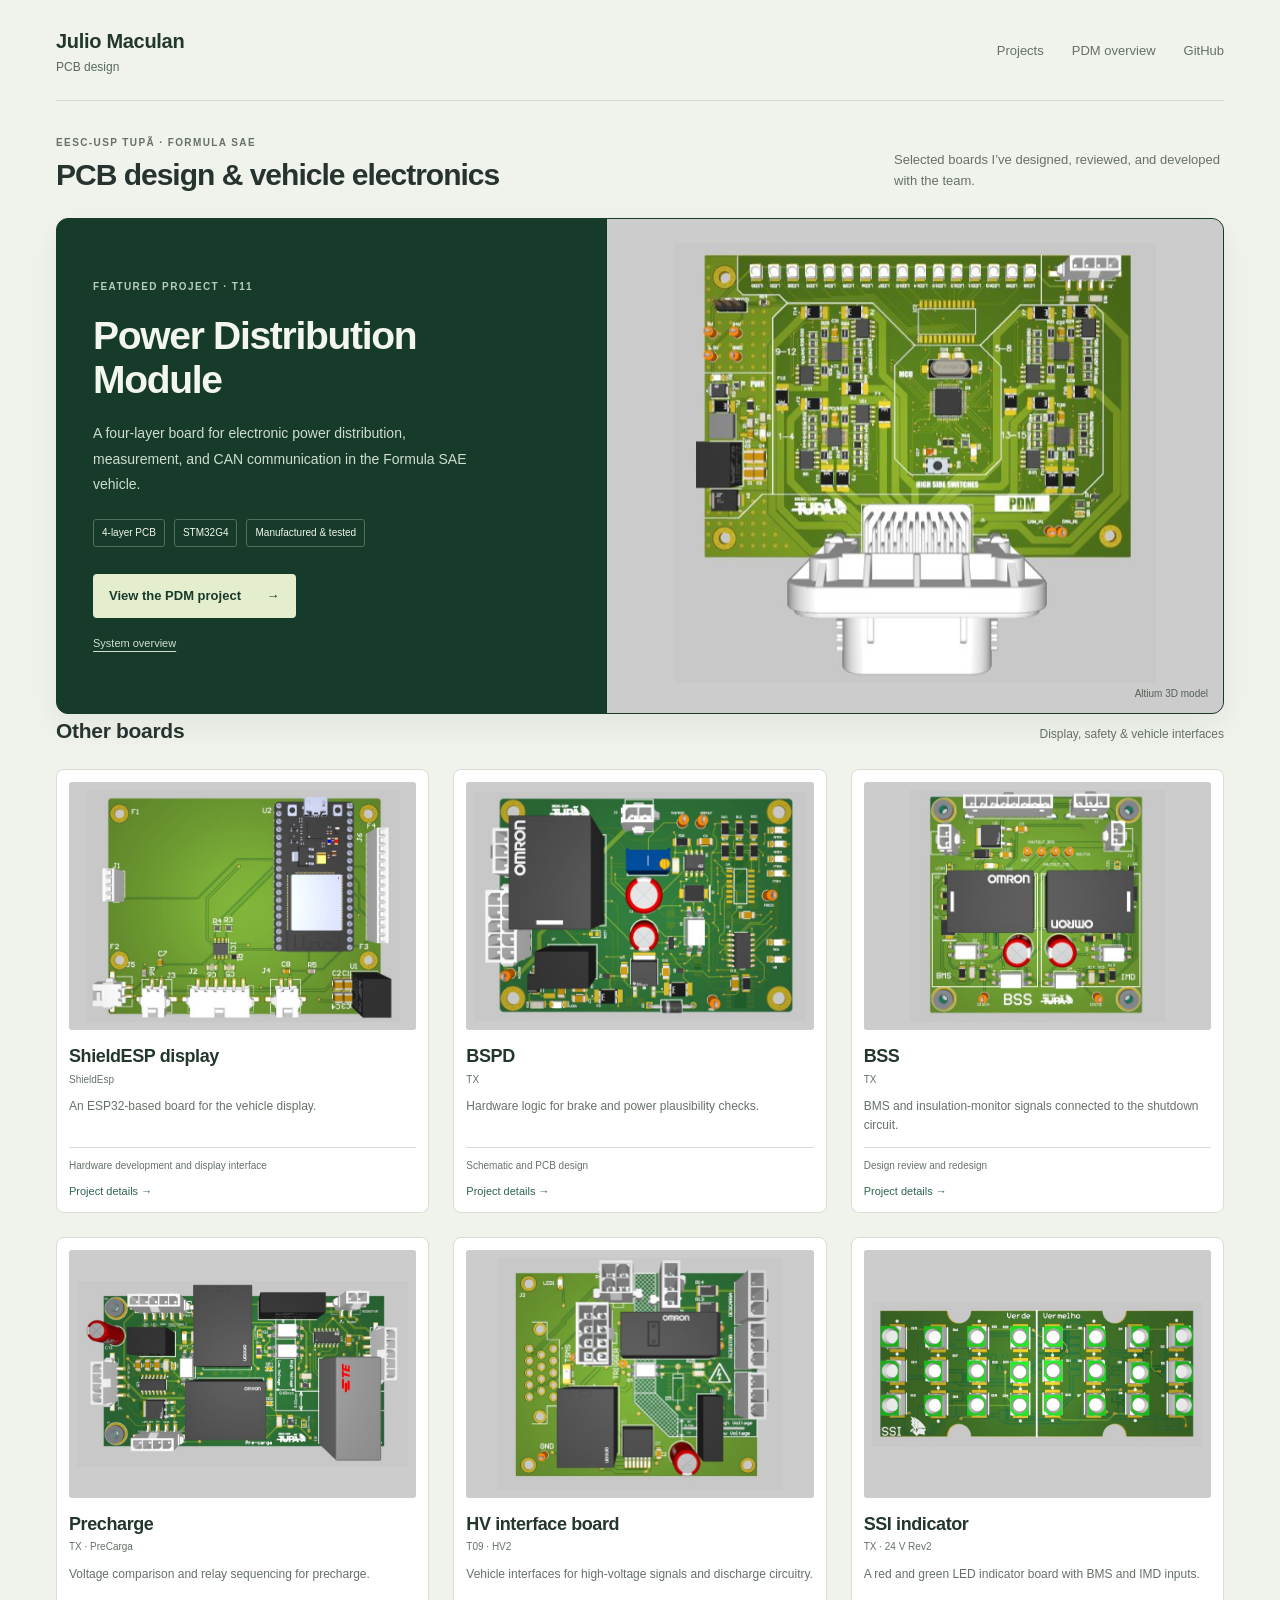
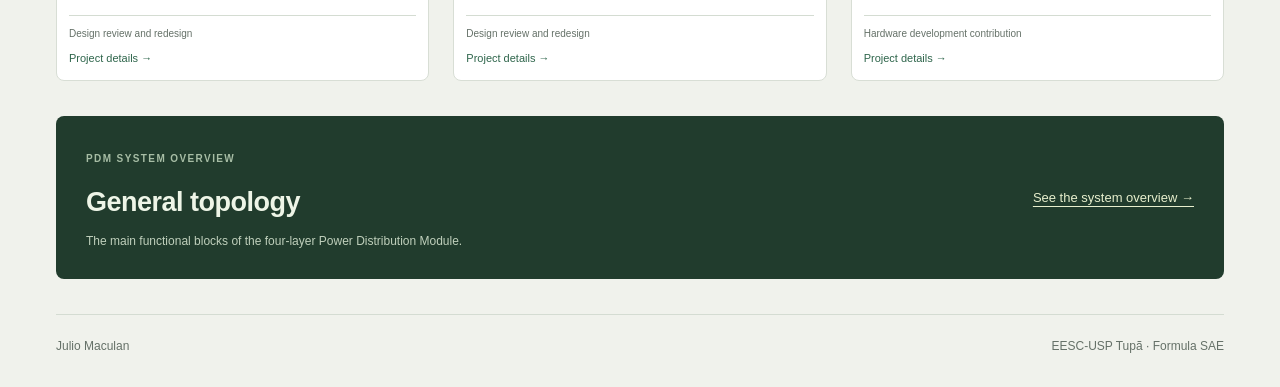
<file: index.html>
<!doctype html>
<html lang="en"><head><meta charset="utf-8"><meta name="viewport" content="width=device-width,initial-scale=1"><meta name="description" content="PCB design projects by Julio Maculan for EESC-USP Tupã Formula SAE."><meta property="og:title" content="PCB projects · Julio Maculan"><meta property="og:description" content="PCB design projects by Julio Maculan for EESC-USP Tupã Formula SAE."><meta property="og:type" content="website"><meta property="og:image" content="https://juliomacmac.github.io/assets/pdm/board.jpg"><meta name="twitter:card" content="summary_large_image"><title>PCB projects · Julio Maculan</title><link rel="stylesheet" href="style.css"></head><body><a class="skip" href="#main">Skip to content</a><header class="site-header"><a class="identity" href="index.html">Julio Maculan<span>PCB design</span></a><nav aria-label="Main"><a href="index.html">Projects</a><a href="pdm.html#topology">PDM overview</a><a href="https://github.com/juliomacmac">GitHub</a></nav></header><main id="main"><section class="home-heading"><div><p class="eyebrow">EESC-USP TUPÃ · FORMULA SAE</p><h1>PCB design & vehicle electronics</h1></div><p>Selected boards I’ve designed, reviewed, and developed with the team.</p></section><section class="featured-project" aria-labelledby="featured-title"><div class="featured-copy"><p class="eyebrow">FEATURED PROJECT · T11</p><h2 id="featured-title">Power Distribution<br>Module</h2><p>A four-layer board for electronic power distribution, measurement, and CAN communication in the Formula SAE vehicle.</p><ul class="feature-facts"><li>4-layer PCB</li><li>STM32G4</li><li>Manufactured & tested</li></ul><a class="primary-link" href="pdm.html">View the PDM project <span aria-hidden="true">→</span></a><a class="secondary-link" href="pdm.html#topology">System overview</a></div><a class="featured-image" href="pdm.html" aria-label="View PDM project"><img src="assets/pdm/board.jpg" alt="Top-down 3D view of the entire four-layer PDM PCB and main connector"><span>Altium 3D model</span></a></section><section class="other-projects"><div class="section-title"><h2>Other boards</h2><span>Display, safety & vehicle interfaces</span></div><div class="gallery"><article class="project-card"><a class="board-link" href="display.html" aria-label="View ShieldESP display"><img src="assets/display/board.jpg" alt="ShieldESP display PCB, 3D model" loading="lazy"></a><div class="card-heading"><h2><a href="display.html">ShieldESP display</a></h2><span>ShieldEsp</span></div><p>An ESP32-based board for the vehicle display.</p><div class="card-bottom"><span>Hardware development and display interface</span><a href="display.html">Project details →</a></div></article><article class="project-card"><a class="board-link" href="bspd.html" aria-label="View BSPD"><img src="assets/bspd/board.jpg" alt="BSPD PCB, 3D model" loading="lazy"></a><div class="card-heading"><h2><a href="bspd.html">BSPD</a></h2><span>TX</span></div><p>Hardware logic for brake and power plausibility checks.</p><div class="card-bottom"><span>Schematic and PCB design</span><a href="bspd.html">Project details →</a></div></article><article class="project-card"><a class="board-link" href="bss.html" aria-label="View BSS"><img src="assets/bss/board.jpg" alt="BSS PCB, 3D model" loading="lazy"></a><div class="card-heading"><h2><a href="bss.html">BSS</a></h2><span>TX</span></div><p>BMS and insulation-monitor signals connected to the shutdown circuit.</p><div class="card-bottom"><span>Design review and redesign</span><a href="bss.html">Project details →</a></div></article><article class="project-card"><a class="board-link" href="precharge.html" aria-label="View Precharge"><img src="assets/precharge/board.jpg" alt="Precharge PCB, 3D model" loading="lazy"></a><div class="card-heading"><h2><a href="precharge.html">Precharge</a></h2><span>TX · PreCarga</span></div><p>Voltage comparison and relay sequencing for precharge.</p><div class="card-bottom"><span>Design review and redesign</span><a href="precharge.html">Project details →</a></div></article><article class="project-card"><a class="board-link" href="hv.html" aria-label="View HV interface board"><img src="assets/hv/board.jpg" alt="HV interface board PCB, 3D model" loading="lazy"></a><div class="card-heading"><h2><a href="hv.html">HV interface board</a></h2><span>T09 · HV2</span></div><p>Vehicle interfaces for high-voltage signals and discharge circuitry.</p><div class="card-bottom"><span>Design review and redesign</span><a href="hv.html">Project details →</a></div></article><article class="project-card"><a class="board-link" href="ssi.html" aria-label="View SSI indicator"><img src="assets/ssi/board.jpg" alt="SSI indicator PCB, 3D model" loading="lazy"></a><div class="card-heading"><h2><a href="ssi.html">SSI indicator</a></h2><span>TX · 24 V Rev2</span></div><p>A red and green LED indicator board with BMS and IMD inputs.</p><div class="card-bottom"><span>Hardware development contribution</span><a href="ssi.html">Project details →</a></div></article></div></section><section class="documents-link"><div><p class="eyebrow">PDM SYSTEM OVERVIEW</p><h2>General topology</h2><p>The main functional blocks of the four-layer Power Distribution Module.</p></div><a href="pdm.html#topology">See the system overview →</a></section></main><footer><span>Julio Maculan</span><span>EESC-USP Tupã · Formula SAE</span></footer></body></html>
</file>
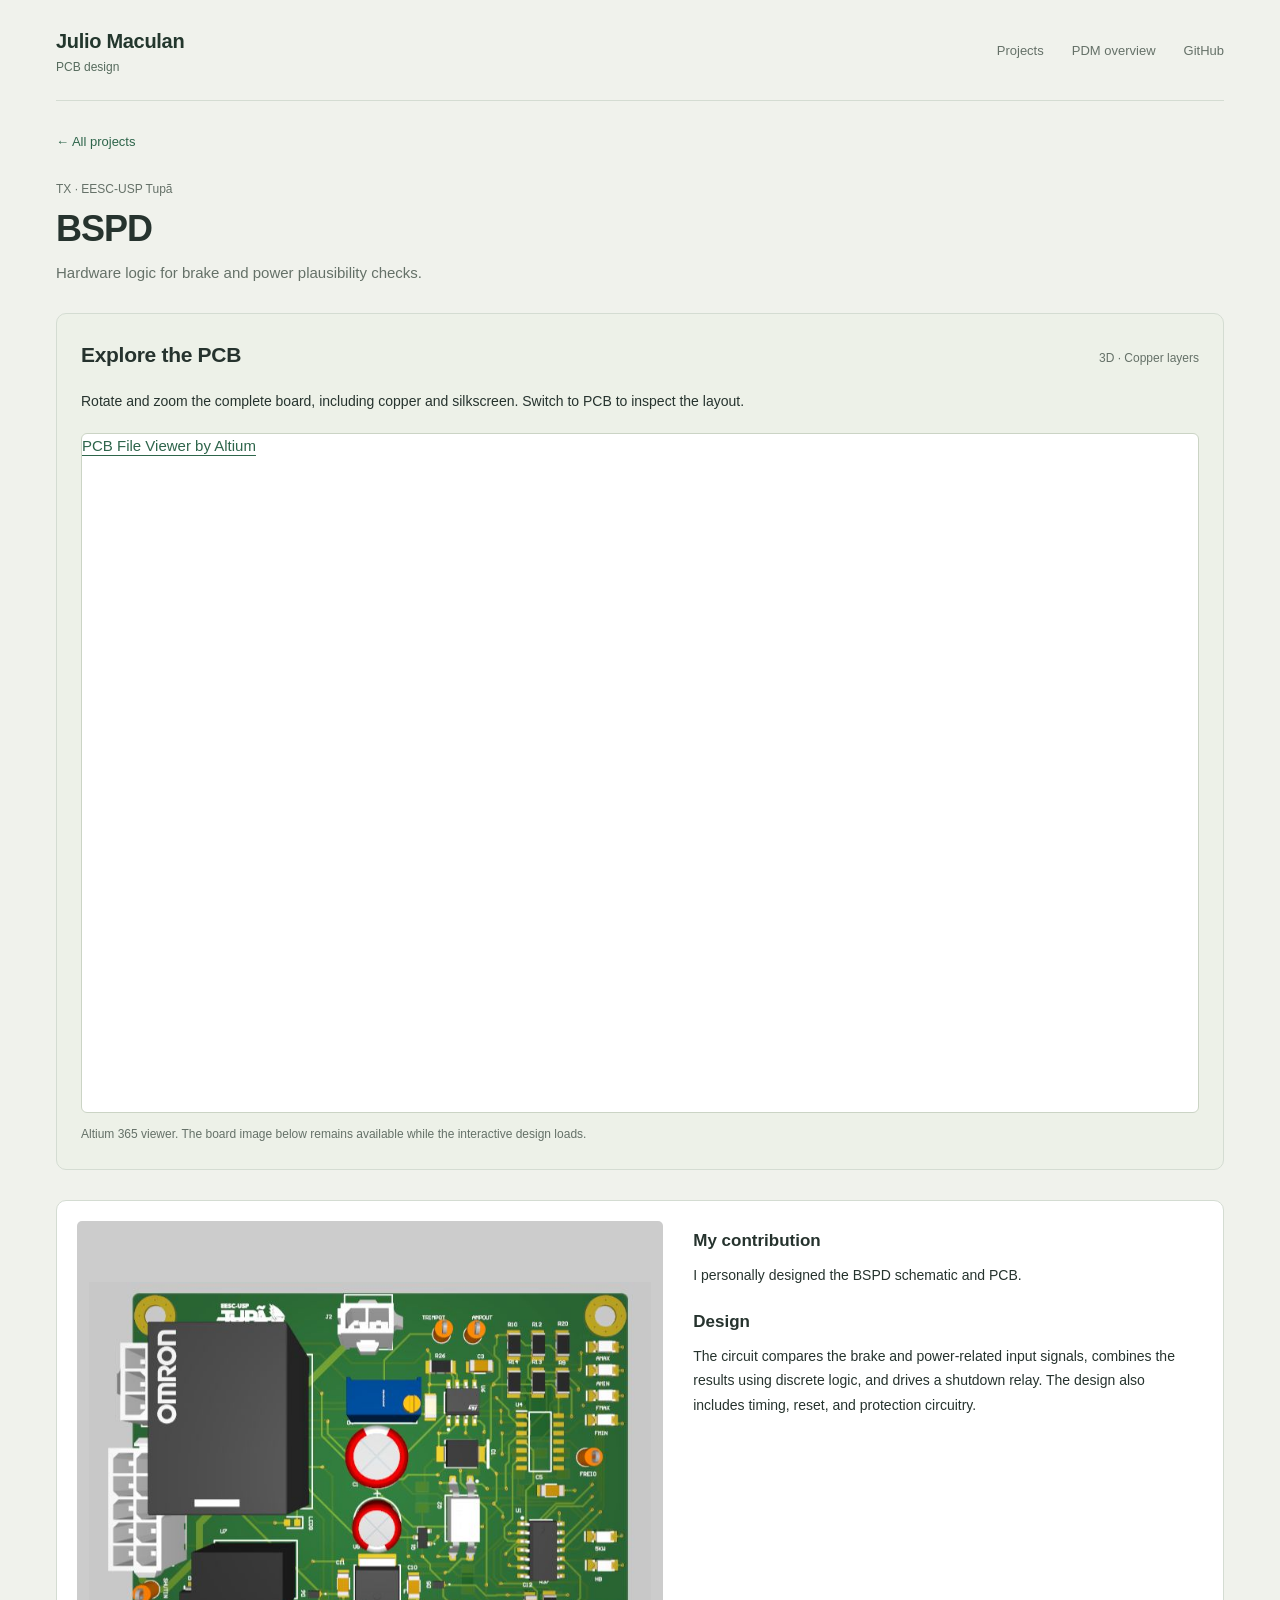
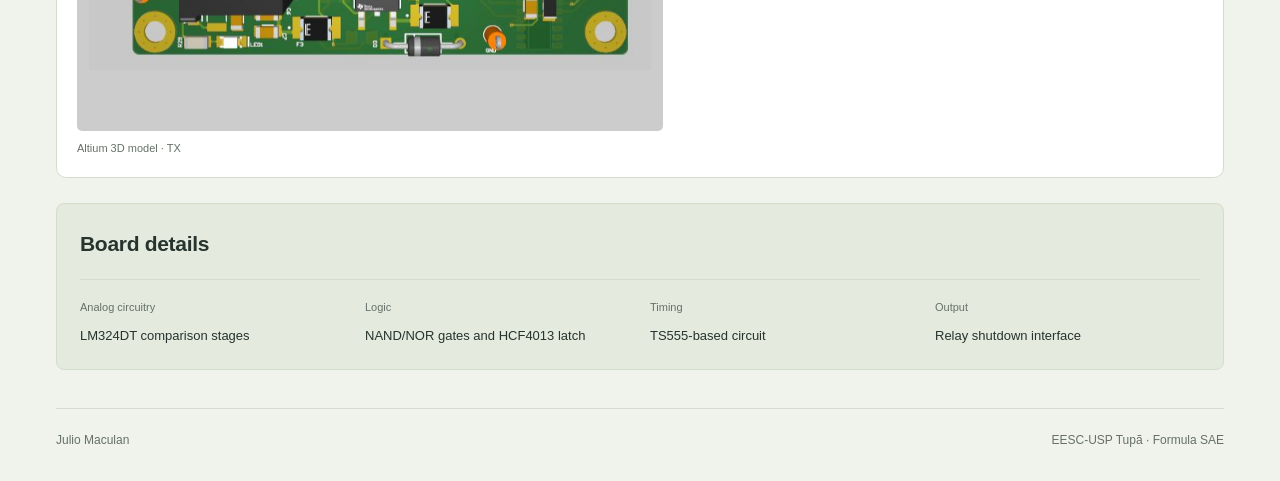
<file: bspd.html>
<!doctype html><html lang="en"><head><meta charset="utf-8"><meta name="viewport" content="width=device-width,initial-scale=1"><meta name="description" content="Hardware logic for brake and power plausibility checks."><meta property="og:title" content="BSPD · Julio Maculan"><meta property="og:description" content="Hardware logic for brake and power plausibility checks."><meta property="og:type" content="website"><meta property="og:image" content="https://juliomacmac.github.io/assets/pdm/board.jpg"><title>BSPD · Julio Maculan</title><link rel="stylesheet" href="style.css"></head><body><a class="skip" href="#main">Skip to content</a><header class="site-header"><a class="identity" href="index.html">Julio Maculan<span>PCB design</span></a><nav aria-label="Main"><a href="index.html">Projects</a><a href="pdm.html#topology">PDM overview</a><a href="https://github.com/juliomacmac">GitHub</a></nav></header><main id="main"><a class="back" href="index.html">← All projects</a><div class="project-title"><p class="muted">TX · EESC-USP Tupã</p><h1>BSPD</h1><p>Hardware logic for brake and power plausibility checks.</p></div><section class="interactive-study" id="interactive"><div class="section-title"><h2>Explore the PCB</h2><span>3D · Copper layers</span></div><p>Rotate and zoom the complete board, including copper and silkscreen. Switch to PCB to inspect the layout.</p><div class="altium-ecad-viewer" data-project-src="https://juliomacmac.github.io/bspd-viewer.zip" data-active-view="3d" data-enabled-views="pcb,3d" data-src-type="Design" data-hide-project-src data-project-outputs="none" style="height:680px;overflow:hidden;border-radius:6px"><a href="https://www.altium365.com/viewer/">PCB File Viewer by Altium</a></div><p class="small muted">Altium 365 viewer. The board image below remains available while the interactive design loads.</p><script src="https://viewer.altium.com/client/static/js/embed.js"></script></section><div class="project-main"><figure class="board-figure"><a href="assets/bspd/board.jpg" target="_blank" rel="noopener"><img src="assets/bspd/board.jpg" alt="Complete BSPD board, Altium 3D model"></a><figcaption>Altium 3D model · TX</figcaption></figure><aside class="project-info"><h2>My contribution</h2><p>I personally designed the BSPD schematic and PCB.</p><h2>Design</h2><p>The circuit compares the brake and power-related input signals, combines the results using discrete logic, and drives a shutdown relay. The design also includes timing, reset, and protection circuitry.</p></aside></div><section class="facts-section"><h2>Board details</h2><dl><div><dt>Analog circuitry</dt><dd>LM324DT comparison stages</dd></div><div><dt>Logic</dt><dd>NAND/NOR gates and HCF4013 latch</dd></div><div><dt>Timing</dt><dd>TS555-based circuit</dd></div><div><dt>Output</dt><dd>Relay shutdown interface</dd></div></dl></section></main><footer><span>Julio Maculan</span><span>EESC-USP Tupã · Formula SAE</span></footer></body></html>
</file>
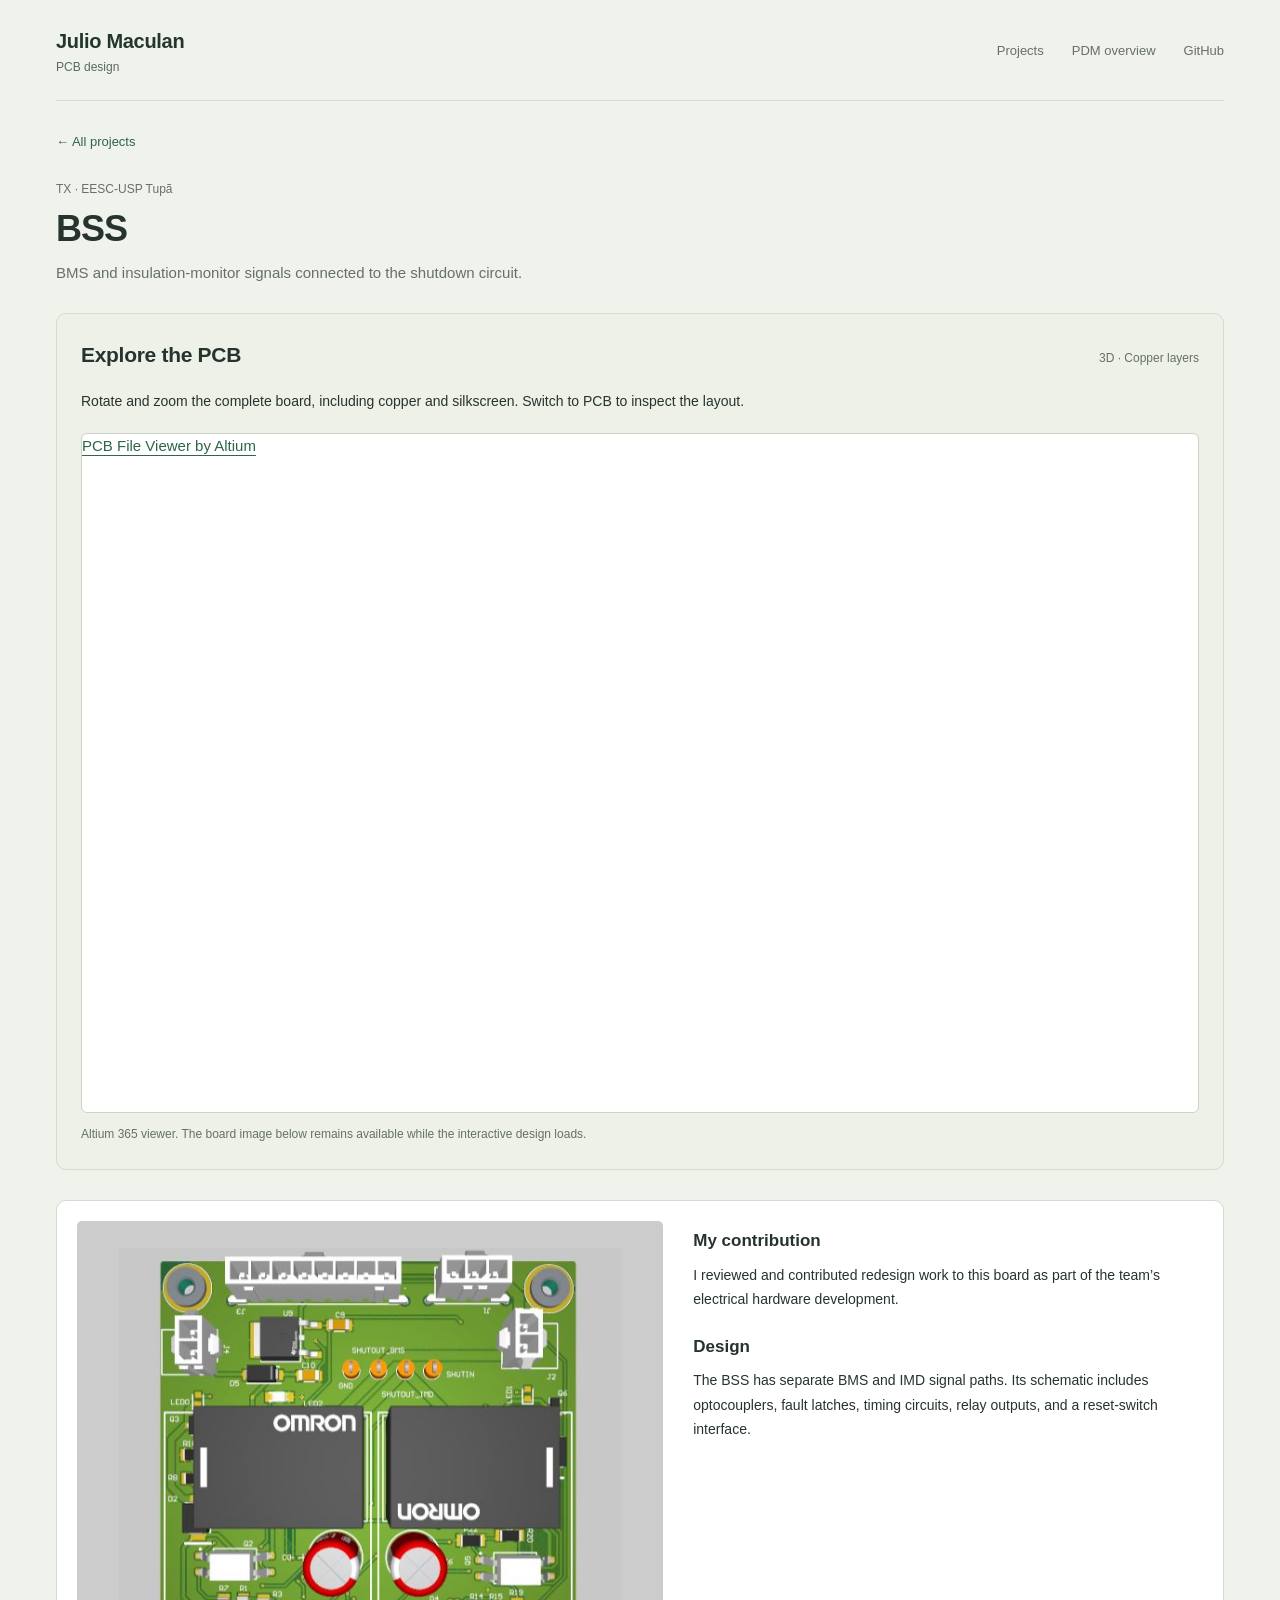
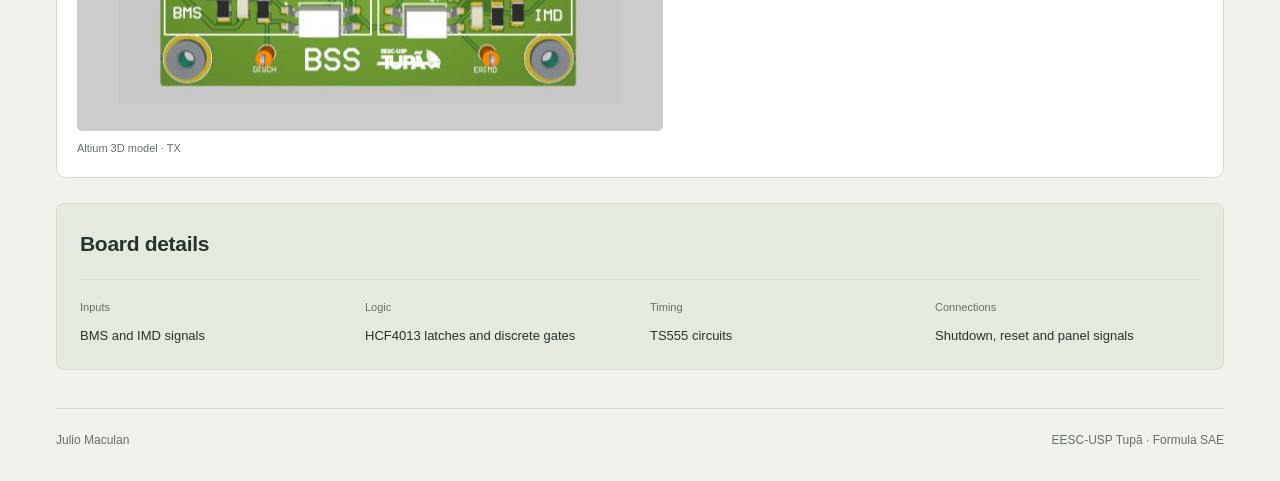
<file: bss.html>
<!doctype html><html lang="en"><head><meta charset="utf-8"><meta name="viewport" content="width=device-width,initial-scale=1"><meta name="description" content="BMS and insulation-monitor signals connected to the shutdown circuit."><meta property="og:title" content="BSS · Julio Maculan"><meta property="og:description" content="BMS and insulation-monitor signals connected to the shutdown circuit."><meta property="og:type" content="website"><meta property="og:image" content="https://juliomacmac.github.io/assets/pdm/board.jpg"><title>BSS · Julio Maculan</title><link rel="stylesheet" href="style.css"></head><body><a class="skip" href="#main">Skip to content</a><header class="site-header"><a class="identity" href="index.html">Julio Maculan<span>PCB design</span></a><nav aria-label="Main"><a href="index.html">Projects</a><a href="pdm.html#topology">PDM overview</a><a href="https://github.com/juliomacmac">GitHub</a></nav></header><main id="main"><a class="back" href="index.html">← All projects</a><div class="project-title"><p class="muted">TX · EESC-USP Tupã</p><h1>BSS</h1><p>BMS and insulation-monitor signals connected to the shutdown circuit.</p></div><section class="interactive-study" id="interactive"><div class="section-title"><h2>Explore the PCB</h2><span>3D · Copper layers</span></div><p>Rotate and zoom the complete board, including copper and silkscreen. Switch to PCB to inspect the layout.</p><div class="altium-ecad-viewer" data-project-src="https://juliomacmac.github.io/bss-viewer.zip" data-active-view="3d" data-enabled-views="pcb,3d" data-src-type="Design" data-hide-project-src data-project-outputs="none" style="height:680px;overflow:hidden;border-radius:6px"><a href="https://www.altium365.com/viewer/">PCB File Viewer by Altium</a></div><p class="small muted">Altium 365 viewer. The board image below remains available while the interactive design loads.</p><script src="https://viewer.altium.com/client/static/js/embed.js"></script></section><div class="project-main"><figure class="board-figure"><a href="assets/bss/board.jpg" target="_blank" rel="noopener"><img src="assets/bss/board.jpg" alt="Complete BSS board, Altium 3D model"></a><figcaption>Altium 3D model · TX</figcaption></figure><aside class="project-info"><h2>My contribution</h2><p>I reviewed and contributed redesign work to this board as part of the team’s electrical hardware development.</p><h2>Design</h2><p>The BSS has separate BMS and IMD signal paths. Its schematic includes optocouplers, fault latches, timing circuits, relay outputs, and a reset-switch interface.</p></aside></div><section class="facts-section"><h2>Board details</h2><dl><div><dt>Inputs</dt><dd>BMS and IMD signals</dd></div><div><dt>Logic</dt><dd>HCF4013 latches and discrete gates</dd></div><div><dt>Timing</dt><dd>TS555 circuits</dd></div><div><dt>Connections</dt><dd>Shutdown, reset and panel signals</dd></div></dl></section></main><footer><span>Julio Maculan</span><span>EESC-USP Tupã · Formula SAE</span></footer></body></html>
</file>
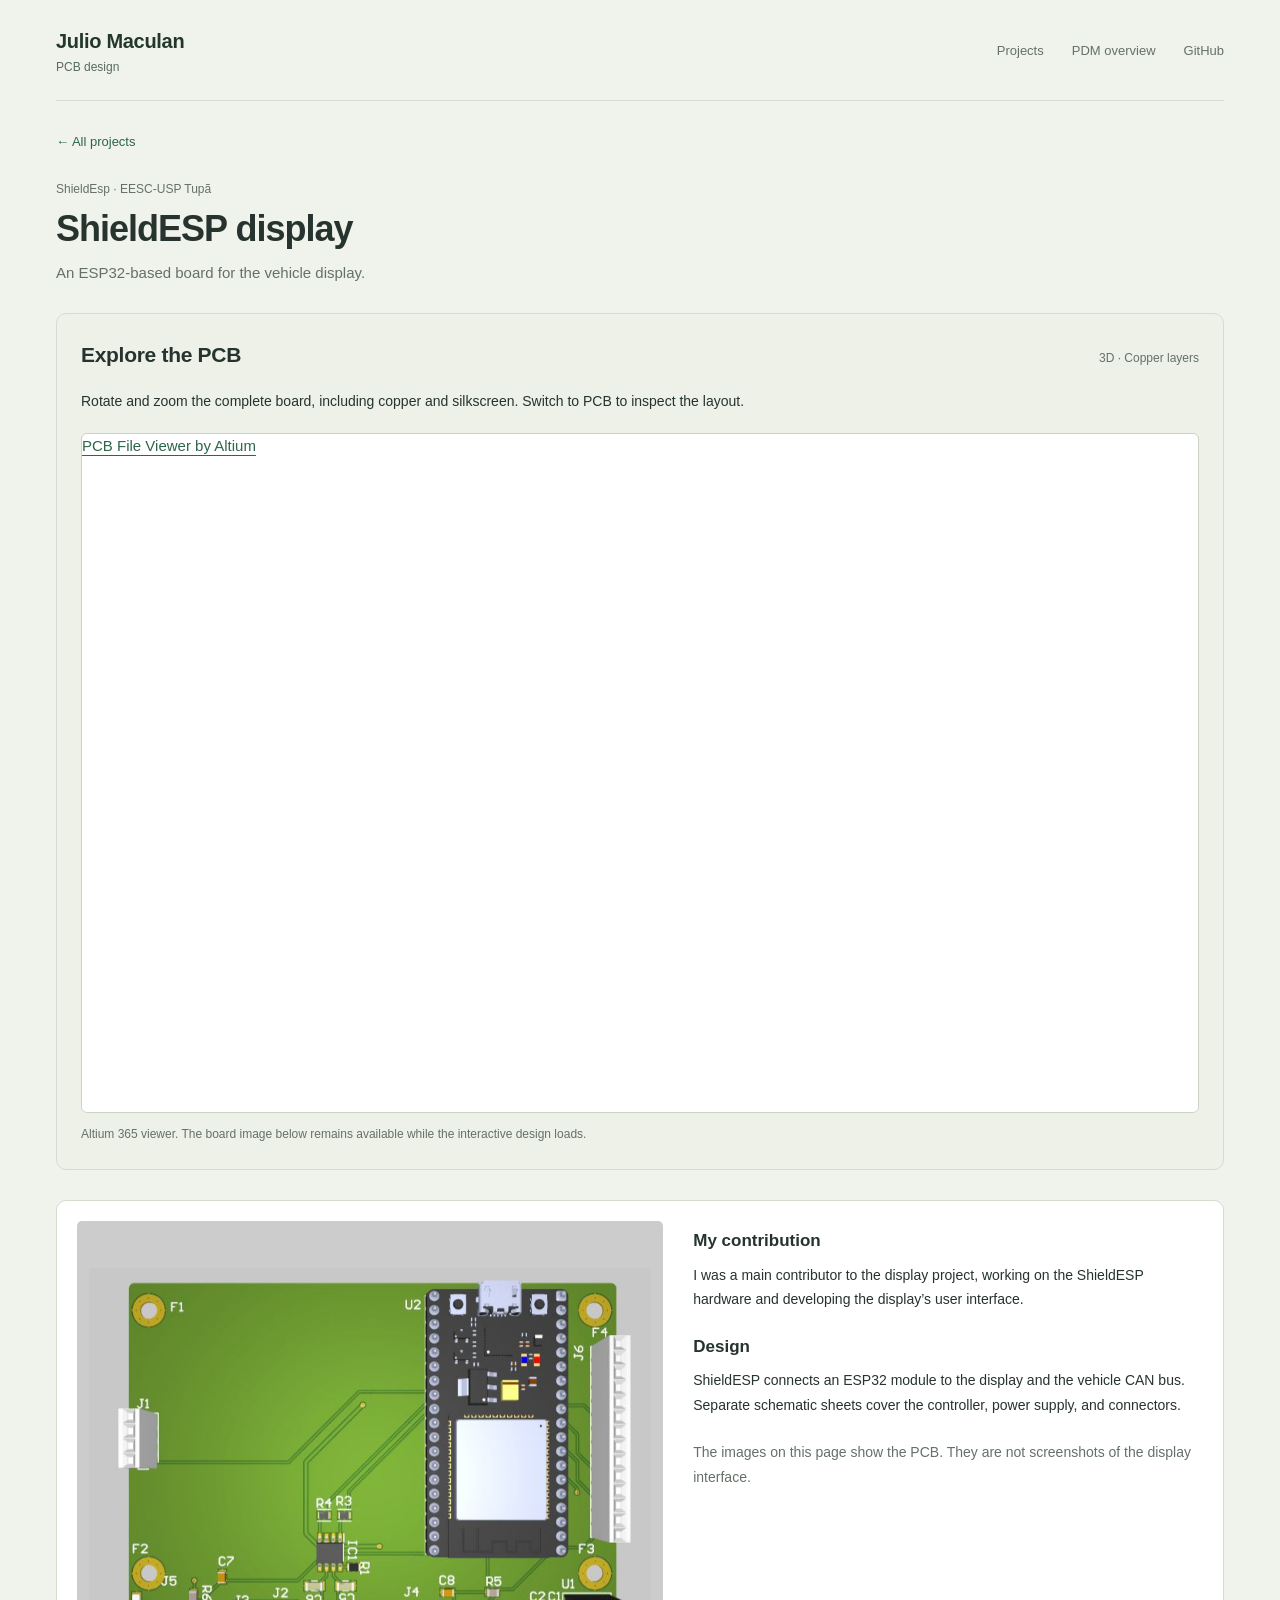
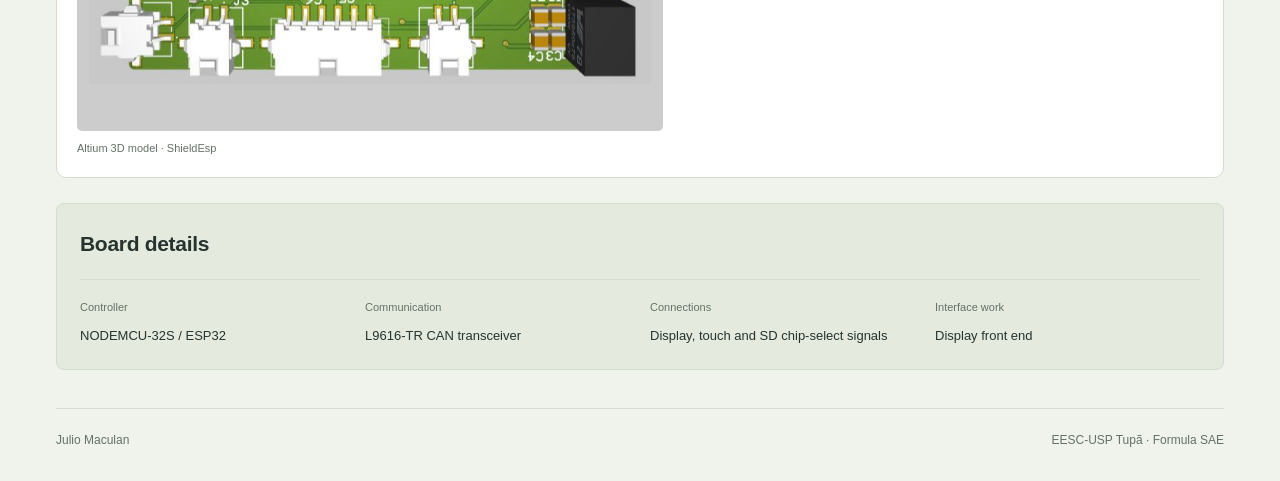
<file: display.html>
<!doctype html><html lang="en"><head><meta charset="utf-8"><meta name="viewport" content="width=device-width,initial-scale=1"><meta name="description" content="An ESP32-based board for the vehicle display."><meta property="og:title" content="ShieldESP display · Julio Maculan"><meta property="og:description" content="An ESP32-based board for the vehicle display."><meta property="og:type" content="website"><meta property="og:image" content="https://juliomacmac.github.io/assets/pdm/board.jpg"><title>ShieldESP display · Julio Maculan</title><link rel="stylesheet" href="style.css"></head><body><a class="skip" href="#main">Skip to content</a><header class="site-header"><a class="identity" href="index.html">Julio Maculan<span>PCB design</span></a><nav aria-label="Main"><a href="index.html">Projects</a><a href="pdm.html#topology">PDM overview</a><a href="https://github.com/juliomacmac">GitHub</a></nav></header><main id="main"><a class="back" href="index.html">← All projects</a><div class="project-title"><p class="muted">ShieldEsp · EESC-USP Tupã</p><h1>ShieldESP display</h1><p>An ESP32-based board for the vehicle display.</p></div><section class="interactive-study" id="interactive"><div class="section-title"><h2>Explore the PCB</h2><span>3D · Copper layers</span></div><p>Rotate and zoom the complete board, including copper and silkscreen. Switch to PCB to inspect the layout.</p><div class="altium-ecad-viewer" data-project-src="https://juliomacmac.github.io/display-viewer.zip" data-active-view="3d" data-enabled-views="pcb,3d" data-src-type="Design" data-hide-project-src data-project-outputs="none" style="height:680px;overflow:hidden;border-radius:6px"><a href="https://www.altium365.com/viewer/">PCB File Viewer by Altium</a></div><p class="small muted">Altium 365 viewer. The board image below remains available while the interactive design loads.</p><script src="https://viewer.altium.com/client/static/js/embed.js"></script></section><div class="project-main"><figure class="board-figure"><a href="assets/display/board.jpg" target="_blank" rel="noopener"><img src="assets/display/board.jpg" alt="Complete ShieldESP display board, Altium 3D model"></a><figcaption>Altium 3D model · ShieldEsp</figcaption></figure><aside class="project-info"><h2>My contribution</h2><p>I was a main contributor to the display project, working on the ShieldESP hardware and developing the display’s user interface.</p><h2>Design</h2><p>ShieldESP connects an ESP32 module to the display and the vehicle CAN bus. Separate schematic sheets cover the controller, power supply, and connectors.</p><p class="small muted">The images on this page show the PCB. They are not screenshots of the display interface.</p></aside></div><section class="facts-section"><h2>Board details</h2><dl><div><dt>Controller</dt><dd>NODEMCU-32S / ESP32</dd></div><div><dt>Communication</dt><dd>L9616-TR CAN transceiver</dd></div><div><dt>Connections</dt><dd>Display, touch and SD chip-select signals</dd></div><div><dt>Interface work</dt><dd>Display front end</dd></div></dl></section></main><footer><span>Julio Maculan</span><span>EESC-USP Tupã · Formula SAE</span></footer></body></html>
</file>
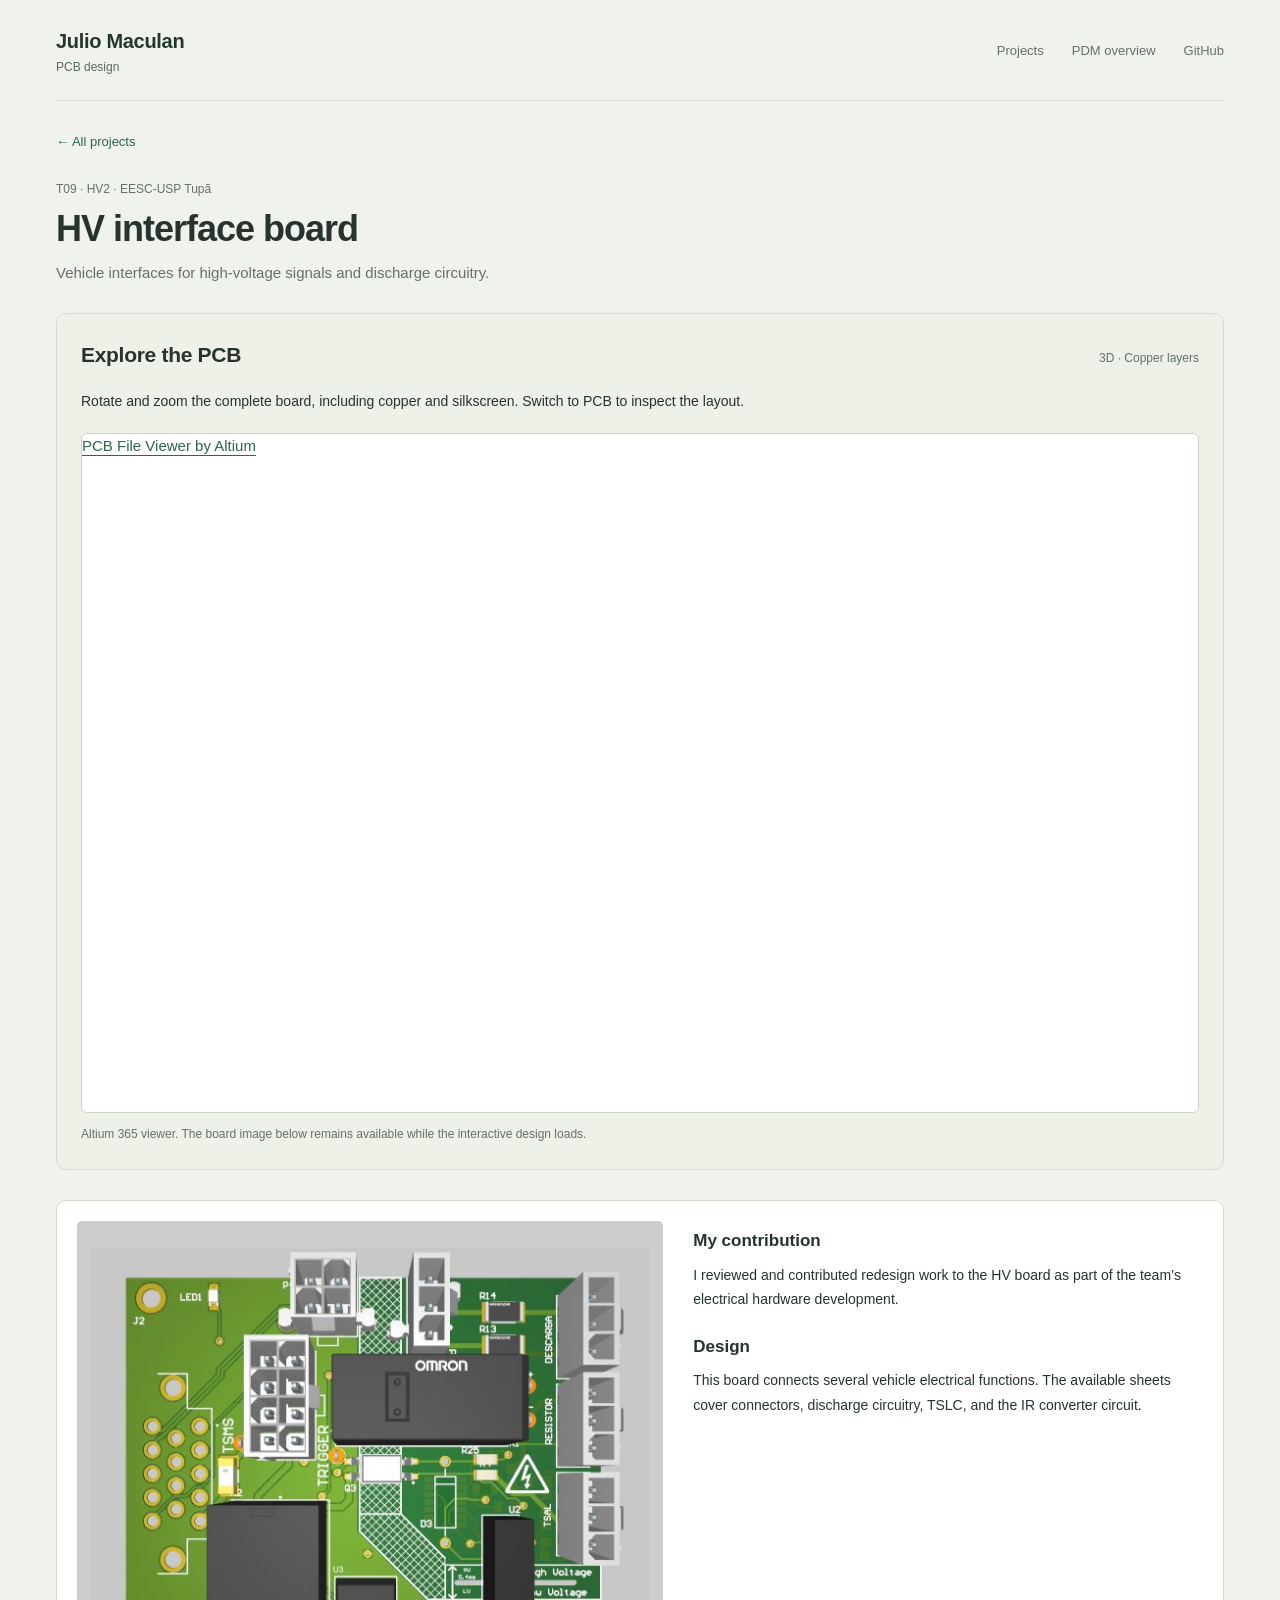
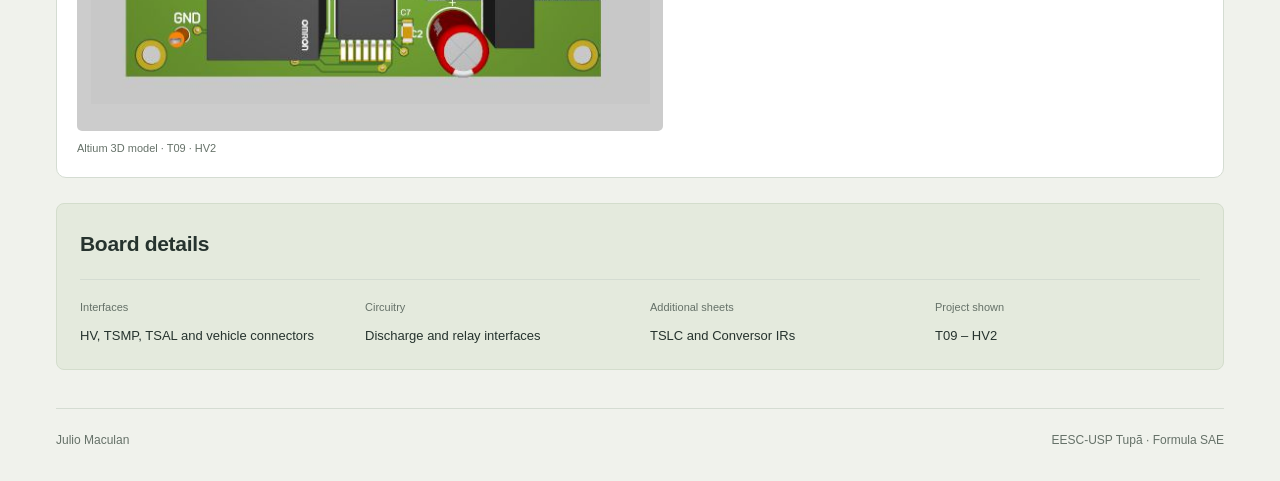
<file: hv.html>
<!doctype html><html lang="en"><head><meta charset="utf-8"><meta name="viewport" content="width=device-width,initial-scale=1"><meta name="description" content="Vehicle interfaces for high-voltage signals and discharge circuitry."><meta property="og:title" content="HV interface board · Julio Maculan"><meta property="og:description" content="Vehicle interfaces for high-voltage signals and discharge circuitry."><meta property="og:type" content="website"><meta property="og:image" content="https://juliomacmac.github.io/assets/pdm/board.jpg"><title>HV interface board · Julio Maculan</title><link rel="stylesheet" href="style.css"></head><body><a class="skip" href="#main">Skip to content</a><header class="site-header"><a class="identity" href="index.html">Julio Maculan<span>PCB design</span></a><nav aria-label="Main"><a href="index.html">Projects</a><a href="pdm.html#topology">PDM overview</a><a href="https://github.com/juliomacmac">GitHub</a></nav></header><main id="main"><a class="back" href="index.html">← All projects</a><div class="project-title"><p class="muted">T09 · HV2 · EESC-USP Tupã</p><h1>HV interface board</h1><p>Vehicle interfaces for high-voltage signals and discharge circuitry.</p></div><section class="interactive-study" id="interactive"><div class="section-title"><h2>Explore the PCB</h2><span>3D · Copper layers</span></div><p>Rotate and zoom the complete board, including copper and silkscreen. Switch to PCB to inspect the layout.</p><div class="altium-ecad-viewer" data-project-src="https://juliomacmac.github.io/hv-viewer.zip" data-active-view="3d" data-enabled-views="pcb,3d" data-src-type="Design" data-hide-project-src data-project-outputs="none" style="height:680px;overflow:hidden;border-radius:6px"><a href="https://www.altium365.com/viewer/">PCB File Viewer by Altium</a></div><p class="small muted">Altium 365 viewer. The board image below remains available while the interactive design loads.</p><script src="https://viewer.altium.com/client/static/js/embed.js"></script></section><div class="project-main"><figure class="board-figure"><a href="assets/hv/board.jpg" target="_blank" rel="noopener"><img src="assets/hv/board.jpg" alt="Complete HV interface board board, Altium 3D model"></a><figcaption>Altium 3D model · T09 · HV2</figcaption></figure><aside class="project-info"><h2>My contribution</h2><p>I reviewed and contributed redesign work to the HV board as part of the team’s electrical hardware development.</p><h2>Design</h2><p>This board connects several vehicle electrical functions. The available sheets cover connectors, discharge circuitry, TSLC, and the IR converter circuit.</p></aside></div><section class="facts-section"><h2>Board details</h2><dl><div><dt>Interfaces</dt><dd>HV, TSMP, TSAL and vehicle connectors</dd></div><div><dt>Circuitry</dt><dd>Discharge and relay interfaces</dd></div><div><dt>Additional sheets</dt><dd>TSLC and Conversor IRs</dd></div><div><dt>Project shown</dt><dd>T09 – HV2</dd></div></dl></section></main><footer><span>Julio Maculan</span><span>EESC-USP Tupã · Formula SAE</span></footer></body></html>
</file>
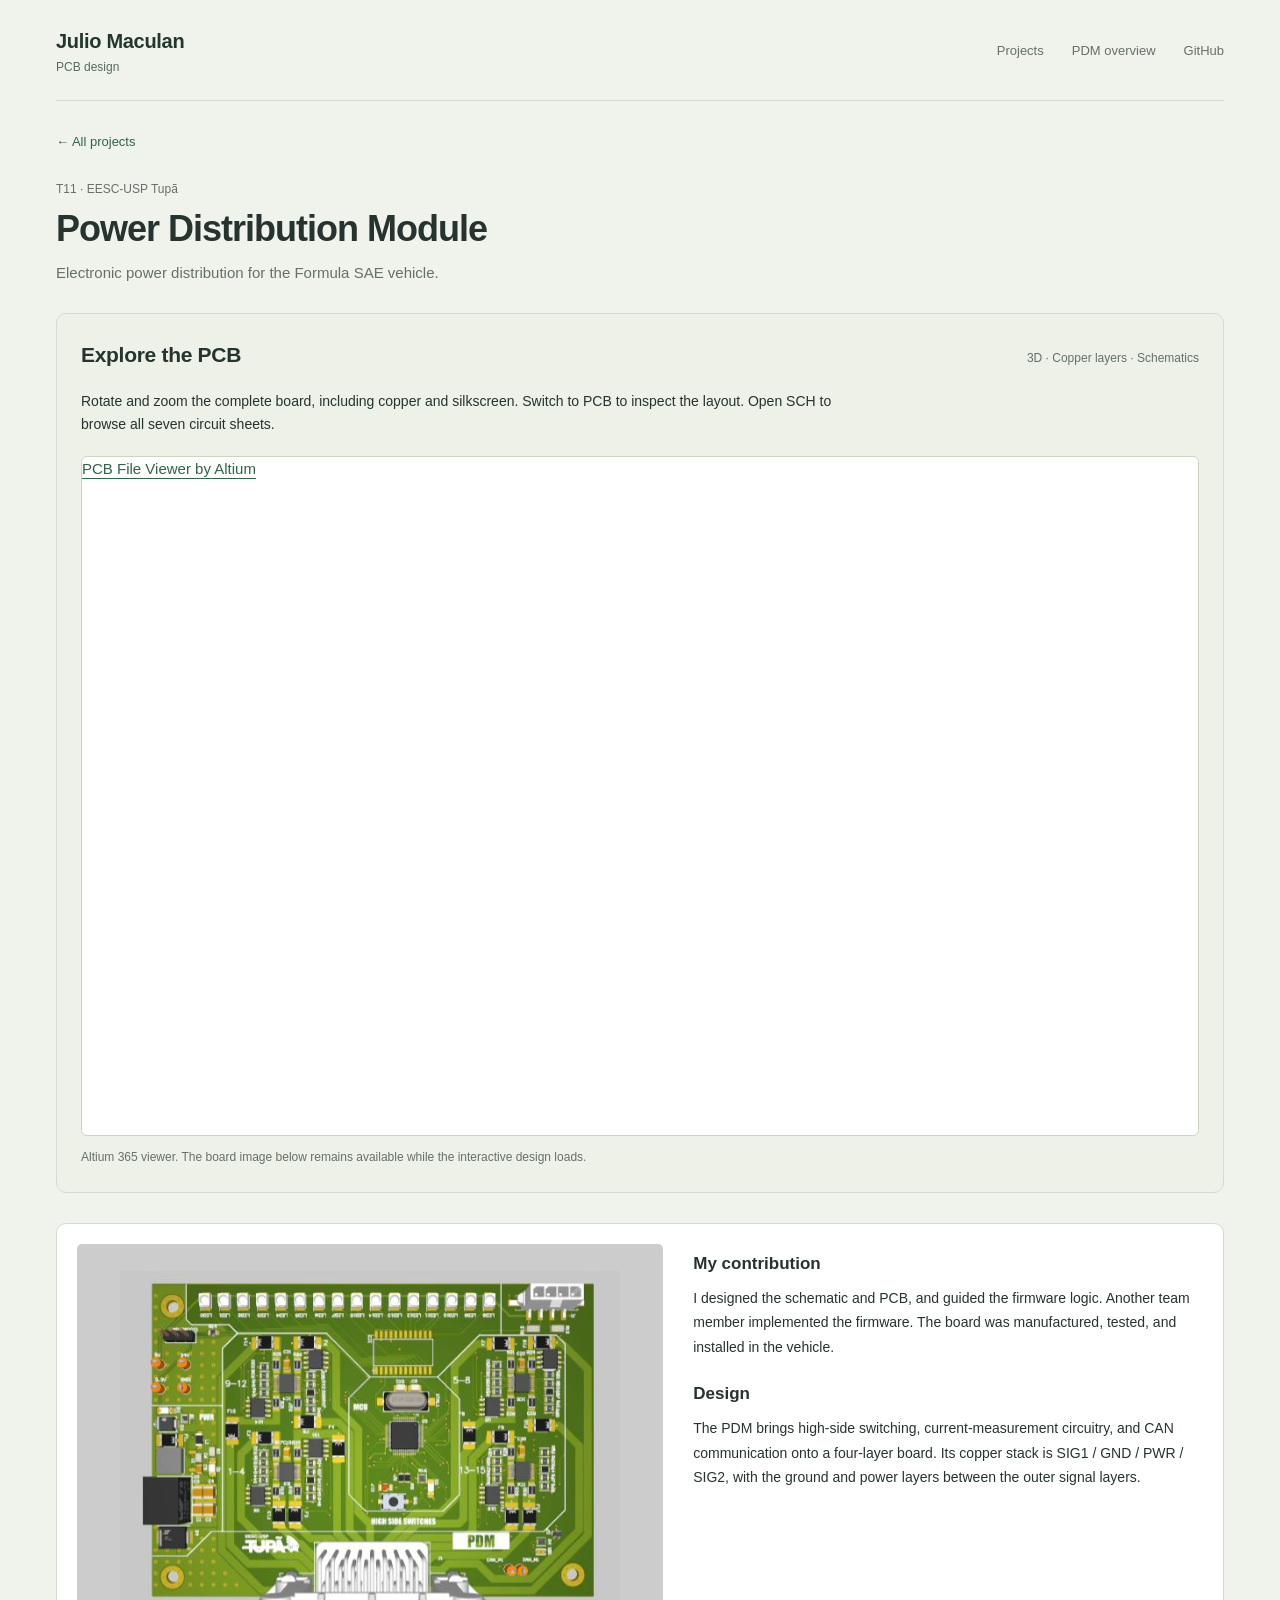
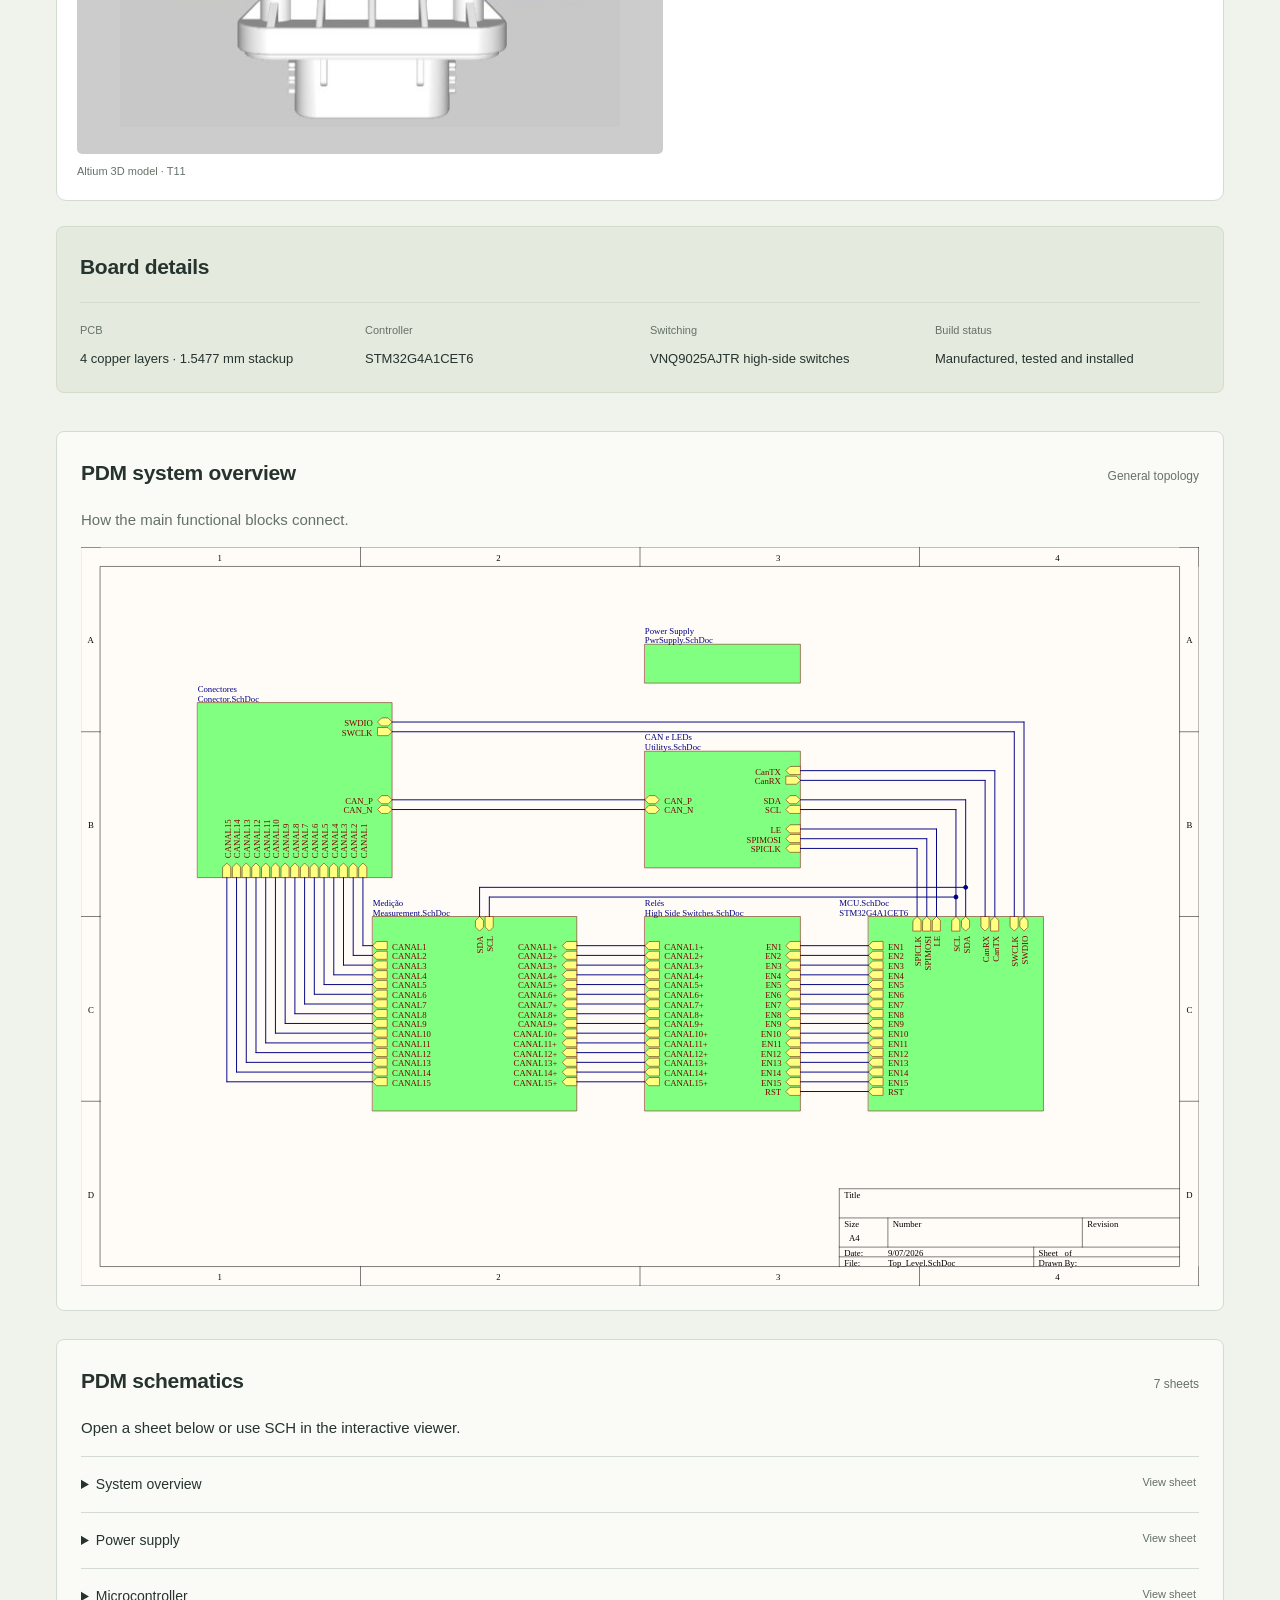
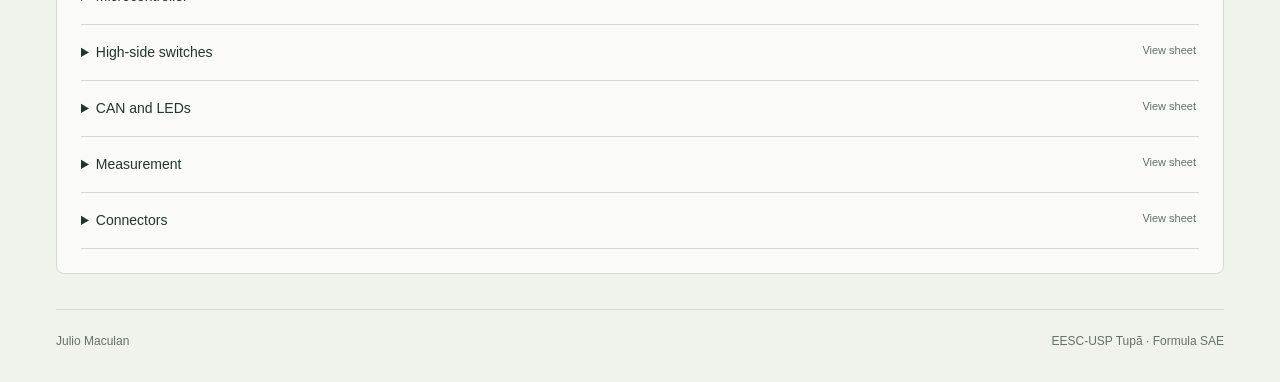
<file: pdm.html>
<!doctype html><html lang="en"><head><meta charset="utf-8"><meta name="viewport" content="width=device-width,initial-scale=1"><meta name="description" content="Electronic power distribution for the Formula SAE vehicle."><meta property="og:title" content="Power Distribution Module · Julio Maculan"><meta property="og:description" content="Electronic power distribution for the Formula SAE vehicle."><meta property="og:type" content="website"><meta property="og:image" content="https://juliomacmac.github.io/assets/pdm/board.jpg"><title>Power Distribution Module · Julio Maculan</title><link rel="stylesheet" href="style.css"></head><body><a class="skip" href="#main">Skip to content</a><header class="site-header"><a class="identity" href="index.html">Julio Maculan<span>PCB design</span></a><nav aria-label="Main"><a href="index.html">Projects</a><a href="pdm.html#topology">PDM overview</a><a href="https://github.com/juliomacmac">GitHub</a></nav></header><main id="main"><a class="back" href="index.html">← All projects</a><div class="project-title"><p class="muted">T11 · EESC-USP Tupã</p><h1>Power Distribution Module</h1><p>Electronic power distribution for the Formula SAE vehicle.</p></div><section class="interactive-study" id="interactive"><div class="section-title"><h2>Explore the PCB</h2><span>3D · Copper layers · Schematics</span></div><p>Rotate and zoom the complete board, including copper and silkscreen. Switch to PCB to inspect the layout. Open SCH to browse all seven circuit sheets.</p><div class="altium-ecad-viewer" data-project-src="https://juliomacmac.github.io/pdm-viewer.zip" data-active-view="3d" data-enabled-views="sch,pcb,3d" data-src-type="Design" data-hide-project-src data-project-outputs="none" style="height:680px;overflow:hidden;border-radius:6px"><a href="https://www.altium365.com/viewer/">PCB File Viewer by Altium</a></div><p class="small muted">Altium 365 viewer. The board image below remains available while the interactive design loads.</p><script src="https://viewer.altium.com/client/static/js/embed.js"></script></section><div class="project-main"><figure class="board-figure"><a href="assets/pdm/board.jpg" target="_blank" rel="noopener"><img src="assets/pdm/board.jpg" alt="Complete Power Distribution Module board, Altium 3D model"></a><figcaption>Altium 3D model · T11</figcaption></figure><aside class="project-info"><h2>My contribution</h2><p>I designed the schematic and PCB, and guided the firmware logic. Another team member implemented the firmware. The board was manufactured, tested, and installed in the vehicle.</p><h2>Design</h2><p>The PDM brings high-side switching, current-measurement circuitry, and CAN communication onto a four-layer board. Its copper stack is SIG1 / GND / PWR / SIG2, with the ground and power layers between the outer signal layers.</p></aside></div><section class="facts-section"><h2>Board details</h2><dl><div><dt>PCB</dt><dd>4 copper layers · 1.5477 mm stackup</dd></div><div><dt>Controller</dt><dd>STM32G4A1CET6</dd></div><div><dt>Switching</dt><dd>VNQ9025AJTR high-side switches</dd></div><div><dt>Build status</dt><dd>Manufactured, tested and installed</dd></div></dl></section><section class="sheet-group" id="topology"><div class="section-title"><h2>PDM system overview</h2><span>General topology</span></div><p class="muted">How the main functional blocks connect.</p><a href="assets/pdm/top-level.svg" target="_blank" rel="noopener"><img style="width:100%;height:auto;display:block;background:#fff" src="assets/pdm/top-level.svg" alt="PDM general topology: power supply, controller, high-side switches, current measurement and CAN interfaces"></a></section><section class="sheet-group" id="schematics"><div class="section-title"><h2>PDM schematics</h2><span>7 sheets</span></div><p>Open a sheet below or use SCH in the interactive viewer.</p><details class="sheet"><summary>System overview<span>View sheet</span></summary><div class="sheet-body"><a href="assets/pdm/top-level.svg" target="_blank" rel="noopener"><img src="assets/pdm/top-level.svg" alt="PDM — System overview schematic" loading="lazy"></a><p><a href="assets/pdm/top-level.svg" target="_blank" rel="noopener">Open full-size drawing</a></p></div></details><details class="sheet"><summary>Power supply<span>View sheet</span></summary><div class="sheet-body"><a href="assets/pdm/power-supply.svg" target="_blank" rel="noopener"><img src="assets/pdm/power-supply.svg" alt="PDM — Power supply schematic" loading="lazy"></a><p><a href="assets/pdm/power-supply.svg" target="_blank" rel="noopener">Open full-size drawing</a></p></div></details><details class="sheet"><summary>Microcontroller<span>View sheet</span></summary><div class="sheet-body"><a href="assets/pdm/mcu.svg" target="_blank" rel="noopener"><img src="assets/pdm/mcu.svg" alt="PDM — Microcontroller schematic" loading="lazy"></a><p><a href="assets/pdm/mcu.svg" target="_blank" rel="noopener">Open full-size drawing</a></p></div></details><details class="sheet"><summary>High-side switches<span>View sheet</span></summary><div class="sheet-body"><a href="assets/pdm/high-side-switches.svg" target="_blank" rel="noopener"><img src="assets/pdm/high-side-switches.svg" alt="PDM — High-side switches schematic" loading="lazy"></a><p><a href="assets/pdm/high-side-switches.svg" target="_blank" rel="noopener">Open full-size drawing</a></p></div></details><details class="sheet"><summary>CAN and LEDs<span>View sheet</span></summary><div class="sheet-body"><a href="assets/pdm/can-leds.svg" target="_blank" rel="noopener"><img src="assets/pdm/can-leds.svg" alt="PDM — CAN and LEDs schematic" loading="lazy"></a><p><a href="assets/pdm/can-leds.svg" target="_blank" rel="noopener">Open full-size drawing</a></p></div></details><details class="sheet"><summary>Measurement<span>View sheet</span></summary><div class="sheet-body"><a href="assets/pdm/measurement.svg" target="_blank" rel="noopener"><img src="assets/pdm/measurement.svg" alt="PDM — Measurement schematic" loading="lazy"></a><p><a href="assets/pdm/measurement.svg" target="_blank" rel="noopener">Open full-size drawing</a></p></div></details><details class="sheet"><summary>Connectors<span>View sheet</span></summary><div class="sheet-body"><a href="assets/pdm/connectors.svg" target="_blank" rel="noopener"><img src="assets/pdm/connectors.svg" alt="PDM — Connectors schematic" loading="lazy"></a><p><a href="assets/pdm/connectors.svg" target="_blank" rel="noopener">Open full-size drawing</a></p></div></details></section></main><footer><span>Julio Maculan</span><span>EESC-USP Tupã · Formula SAE</span></footer></body></html>
</file>
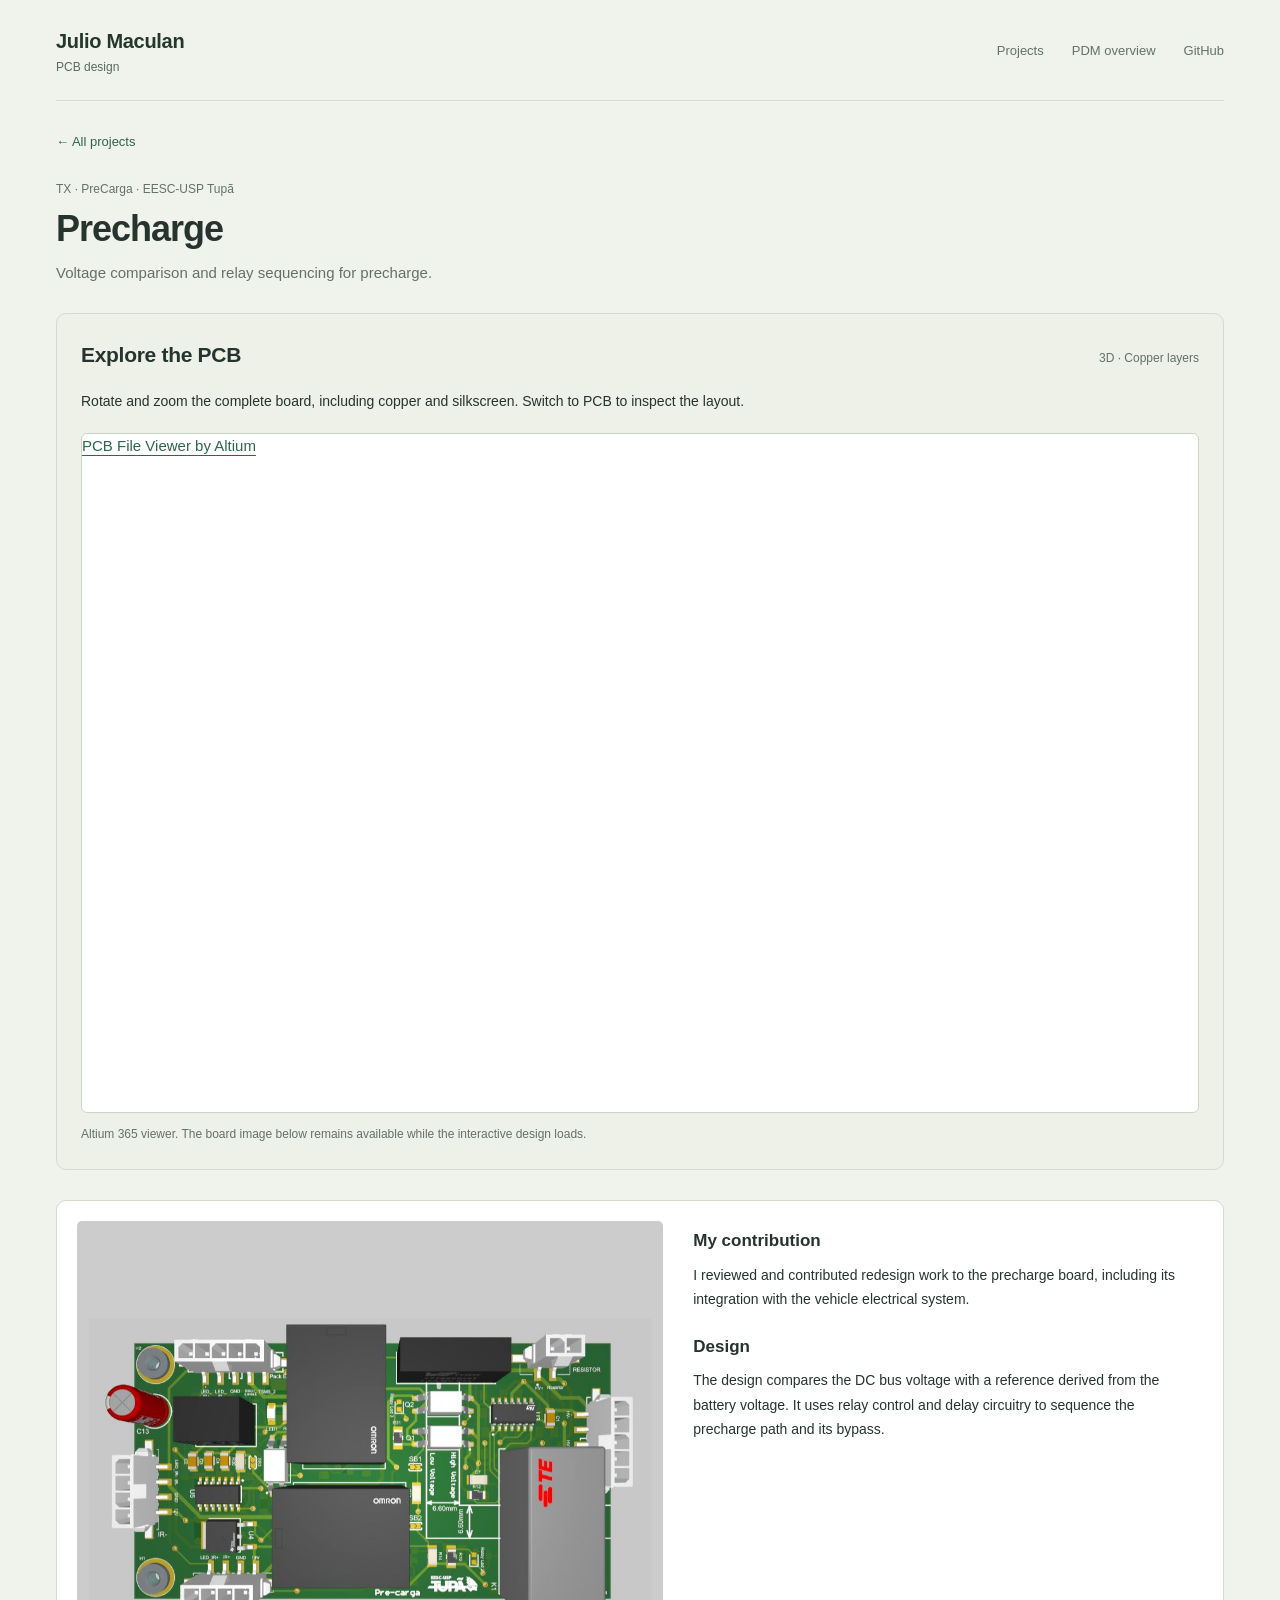
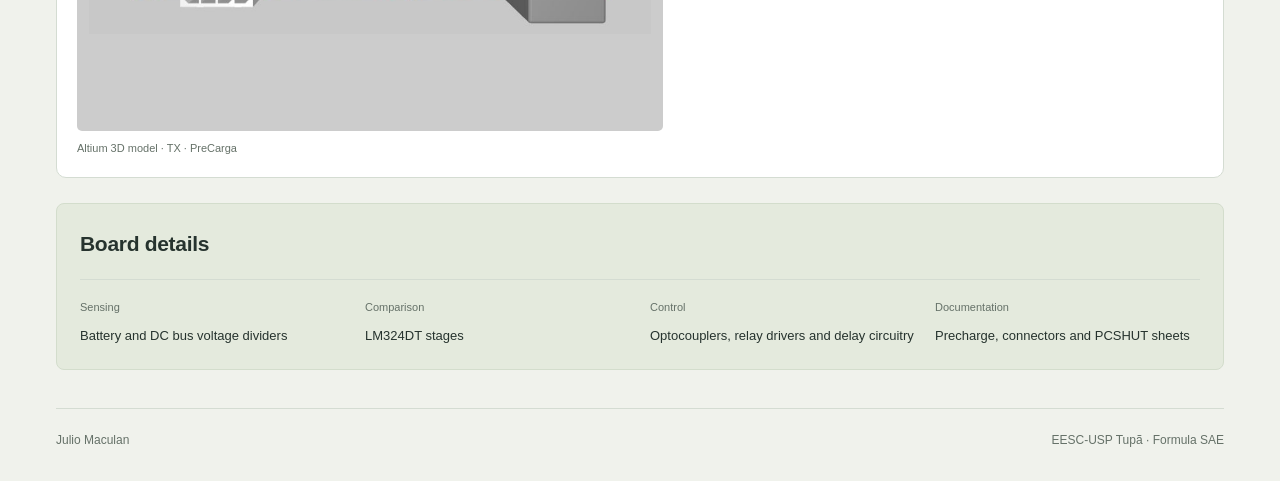
<file: precharge.html>
<!doctype html><html lang="en"><head><meta charset="utf-8"><meta name="viewport" content="width=device-width,initial-scale=1"><meta name="description" content="Voltage comparison and relay sequencing for precharge."><meta property="og:title" content="Precharge · Julio Maculan"><meta property="og:description" content="Voltage comparison and relay sequencing for precharge."><meta property="og:type" content="website"><meta property="og:image" content="https://juliomacmac.github.io/assets/pdm/board.jpg"><title>Precharge · Julio Maculan</title><link rel="stylesheet" href="style.css"></head><body><a class="skip" href="#main">Skip to content</a><header class="site-header"><a class="identity" href="index.html">Julio Maculan<span>PCB design</span></a><nav aria-label="Main"><a href="index.html">Projects</a><a href="pdm.html#topology">PDM overview</a><a href="https://github.com/juliomacmac">GitHub</a></nav></header><main id="main"><a class="back" href="index.html">← All projects</a><div class="project-title"><p class="muted">TX · PreCarga · EESC-USP Tupã</p><h1>Precharge</h1><p>Voltage comparison and relay sequencing for precharge.</p></div><section class="interactive-study" id="interactive"><div class="section-title"><h2>Explore the PCB</h2><span>3D · Copper layers</span></div><p>Rotate and zoom the complete board, including copper and silkscreen. Switch to PCB to inspect the layout.</p><div class="altium-ecad-viewer" data-project-src="https://juliomacmac.github.io/precharge-viewer.zip" data-active-view="3d" data-enabled-views="pcb,3d" data-src-type="Design" data-hide-project-src data-project-outputs="none" style="height:680px;overflow:hidden;border-radius:6px"><a href="https://www.altium365.com/viewer/">PCB File Viewer by Altium</a></div><p class="small muted">Altium 365 viewer. The board image below remains available while the interactive design loads.</p><script src="https://viewer.altium.com/client/static/js/embed.js"></script></section><div class="project-main"><figure class="board-figure"><a href="assets/precharge/board.jpg" target="_blank" rel="noopener"><img src="assets/precharge/board.jpg" alt="Complete Precharge board, Altium 3D model"></a><figcaption>Altium 3D model · TX · PreCarga</figcaption></figure><aside class="project-info"><h2>My contribution</h2><p>I reviewed and contributed redesign work to the precharge board, including its integration with the vehicle electrical system.</p><h2>Design</h2><p>The design compares the DC bus voltage with a reference derived from the battery voltage. It uses relay control and delay circuitry to sequence the precharge path and its bypass.</p></aside></div><section class="facts-section"><h2>Board details</h2><dl><div><dt>Sensing</dt><dd>Battery and DC bus voltage dividers</dd></div><div><dt>Comparison</dt><dd>LM324DT stages</dd></div><div><dt>Control</dt><dd>Optocouplers, relay drivers and delay circuitry</dd></div><div><dt>Documentation</dt><dd>Precharge, connectors and PCSHUT sheets</dd></div></dl></section></main><footer><span>Julio Maculan</span><span>EESC-USP Tupã · Formula SAE</span></footer></body></html>
</file>
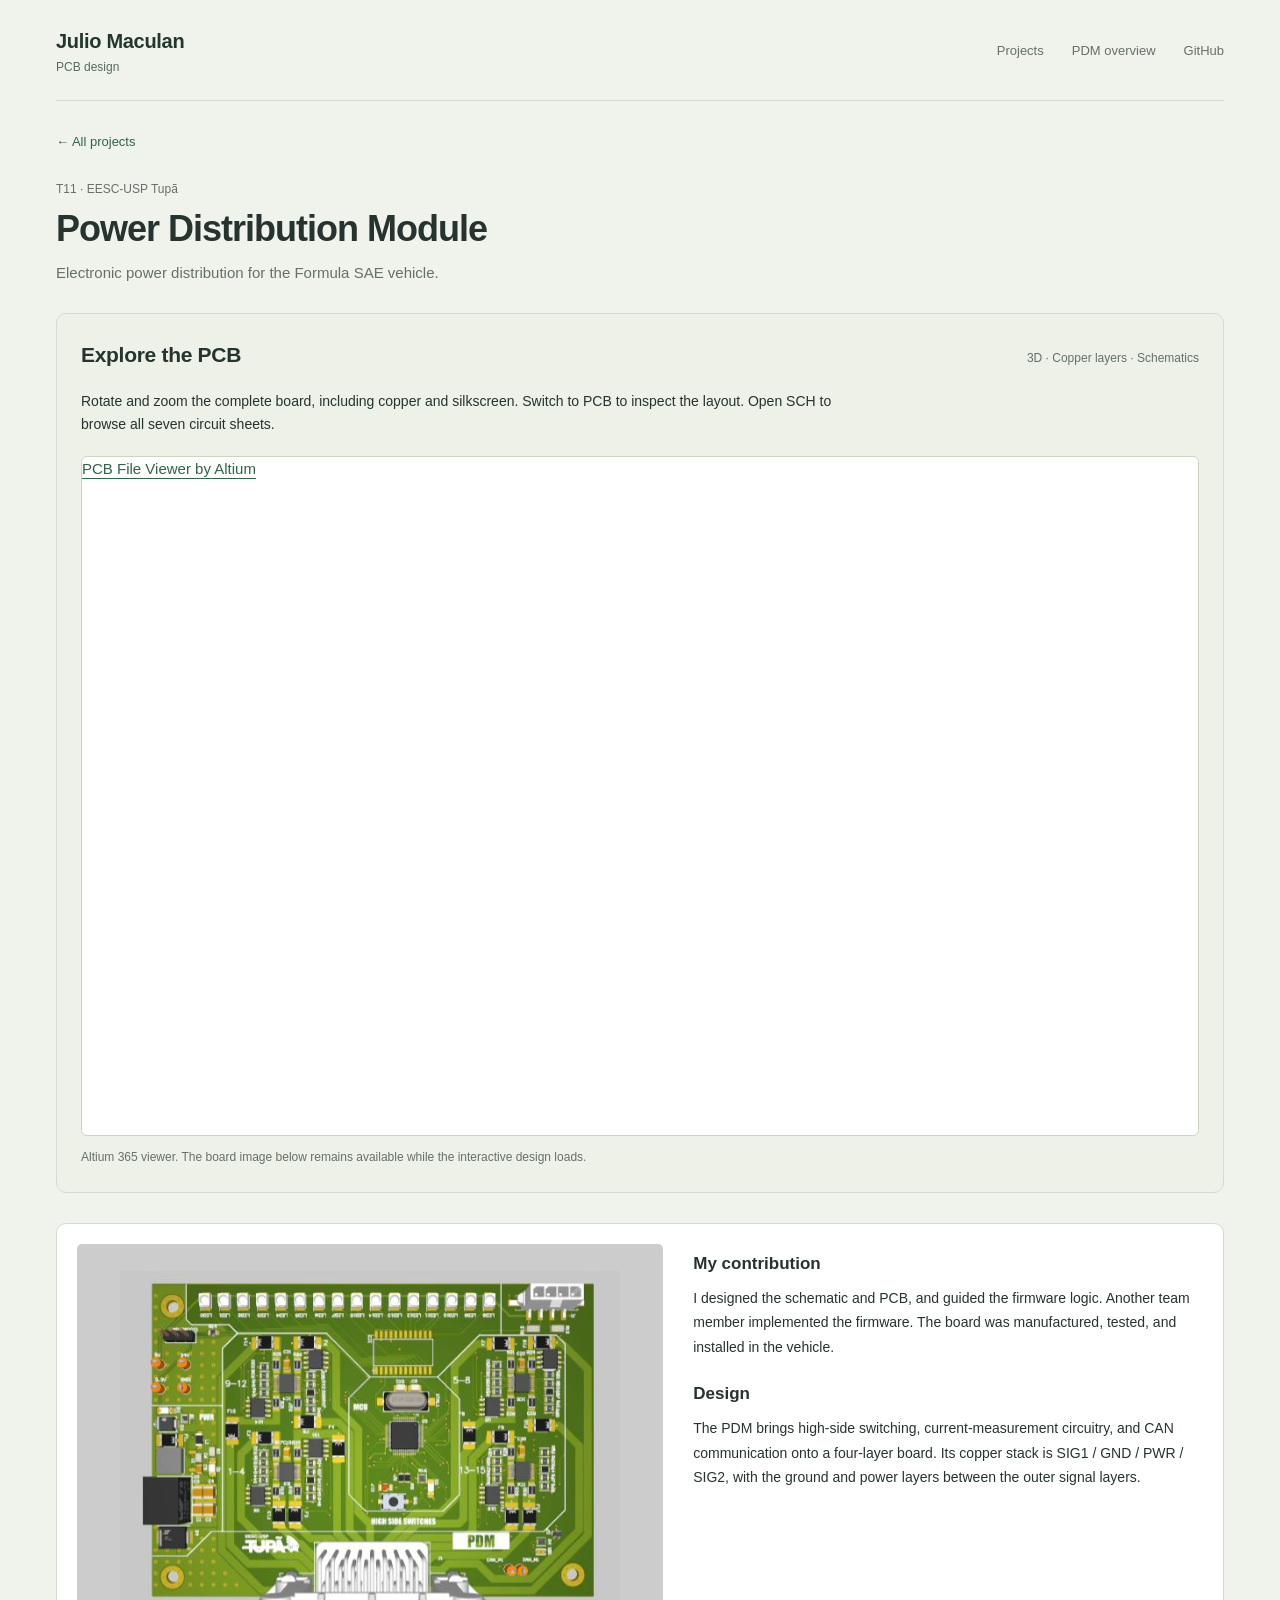
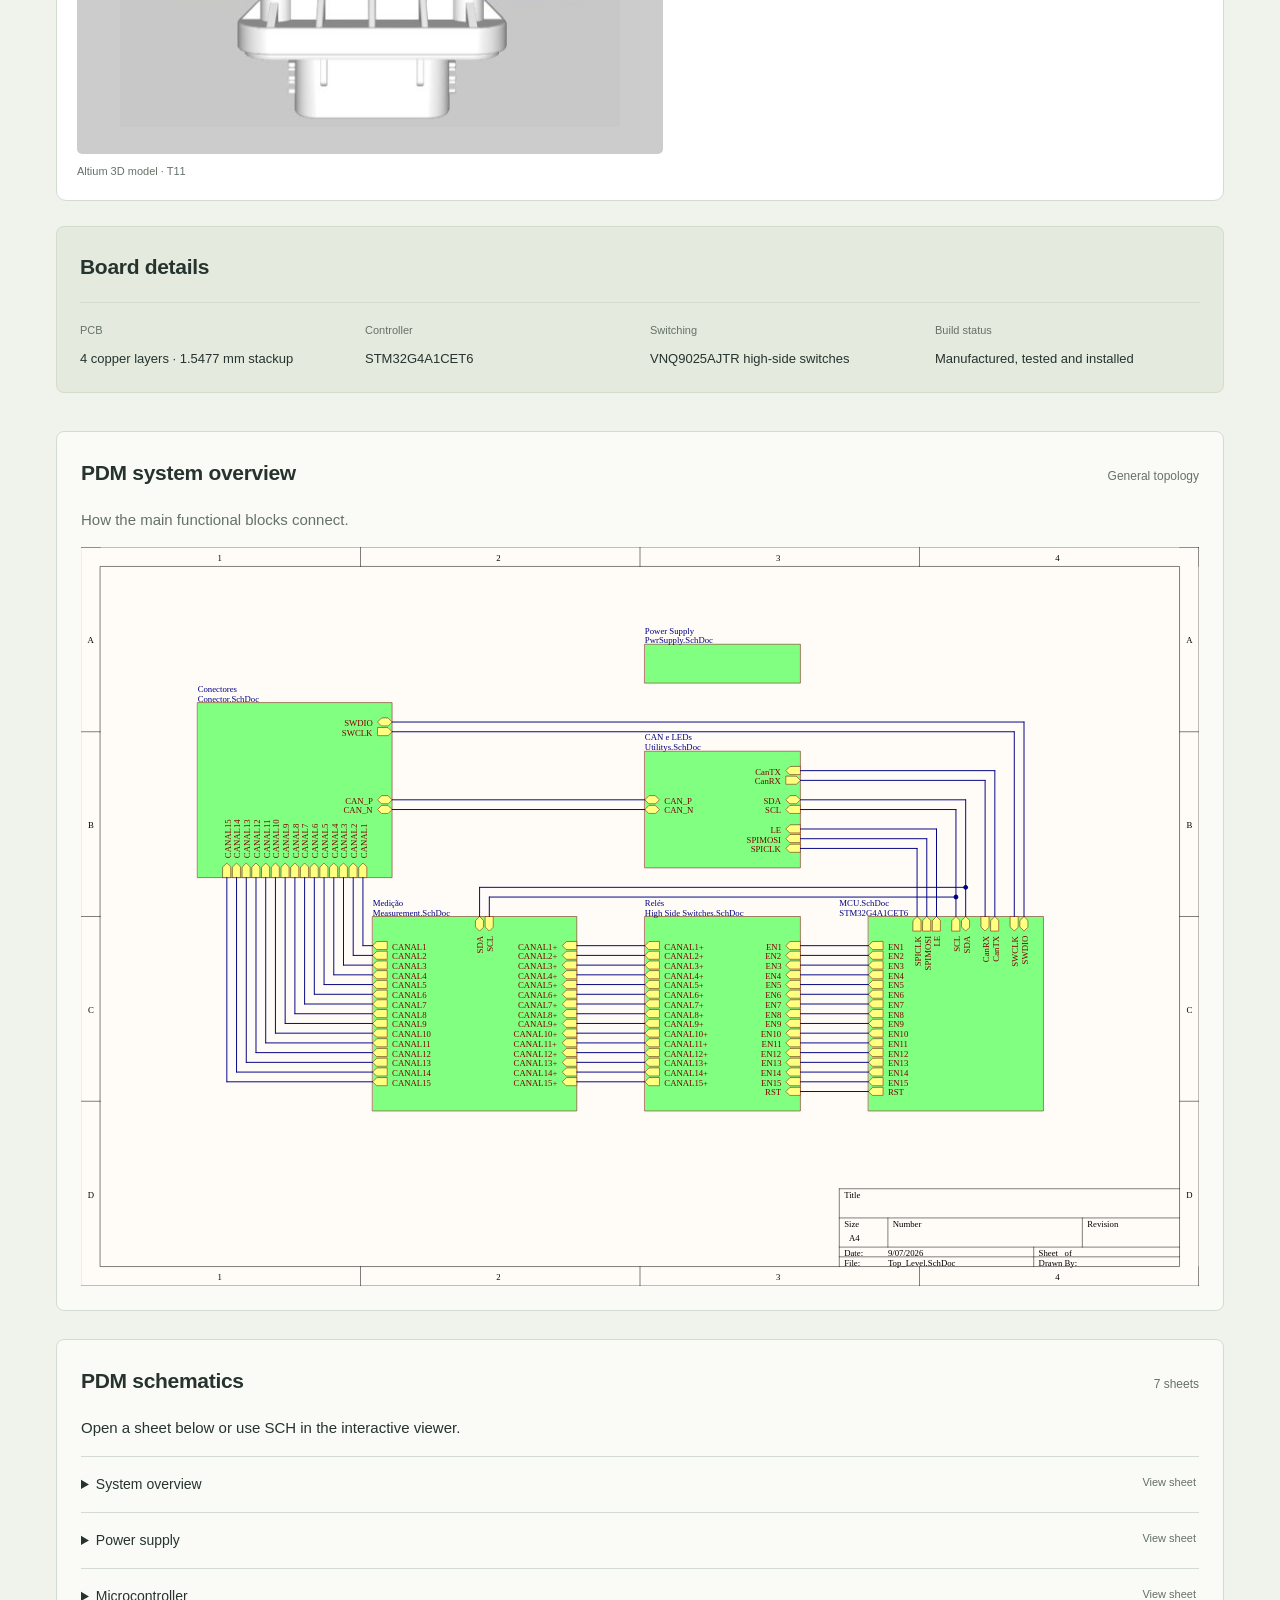
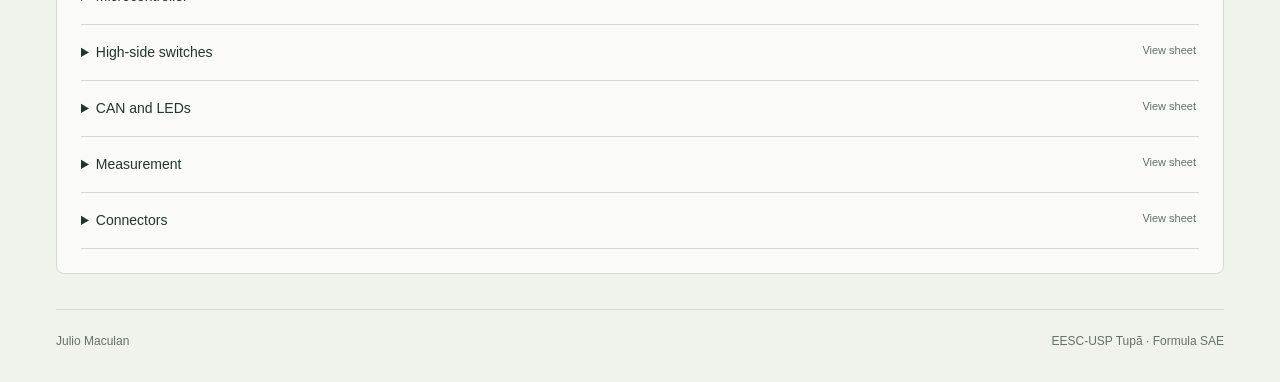
<file: schematics.html>
<!doctype html><html lang="en"><head><meta charset="utf-8"><meta http-equiv="refresh" content="0;url=pdm.html#schematics"><title>PDM overview</title></head><body><a href="pdm.html#topology">PDM system overview</a></body></html>
</file>
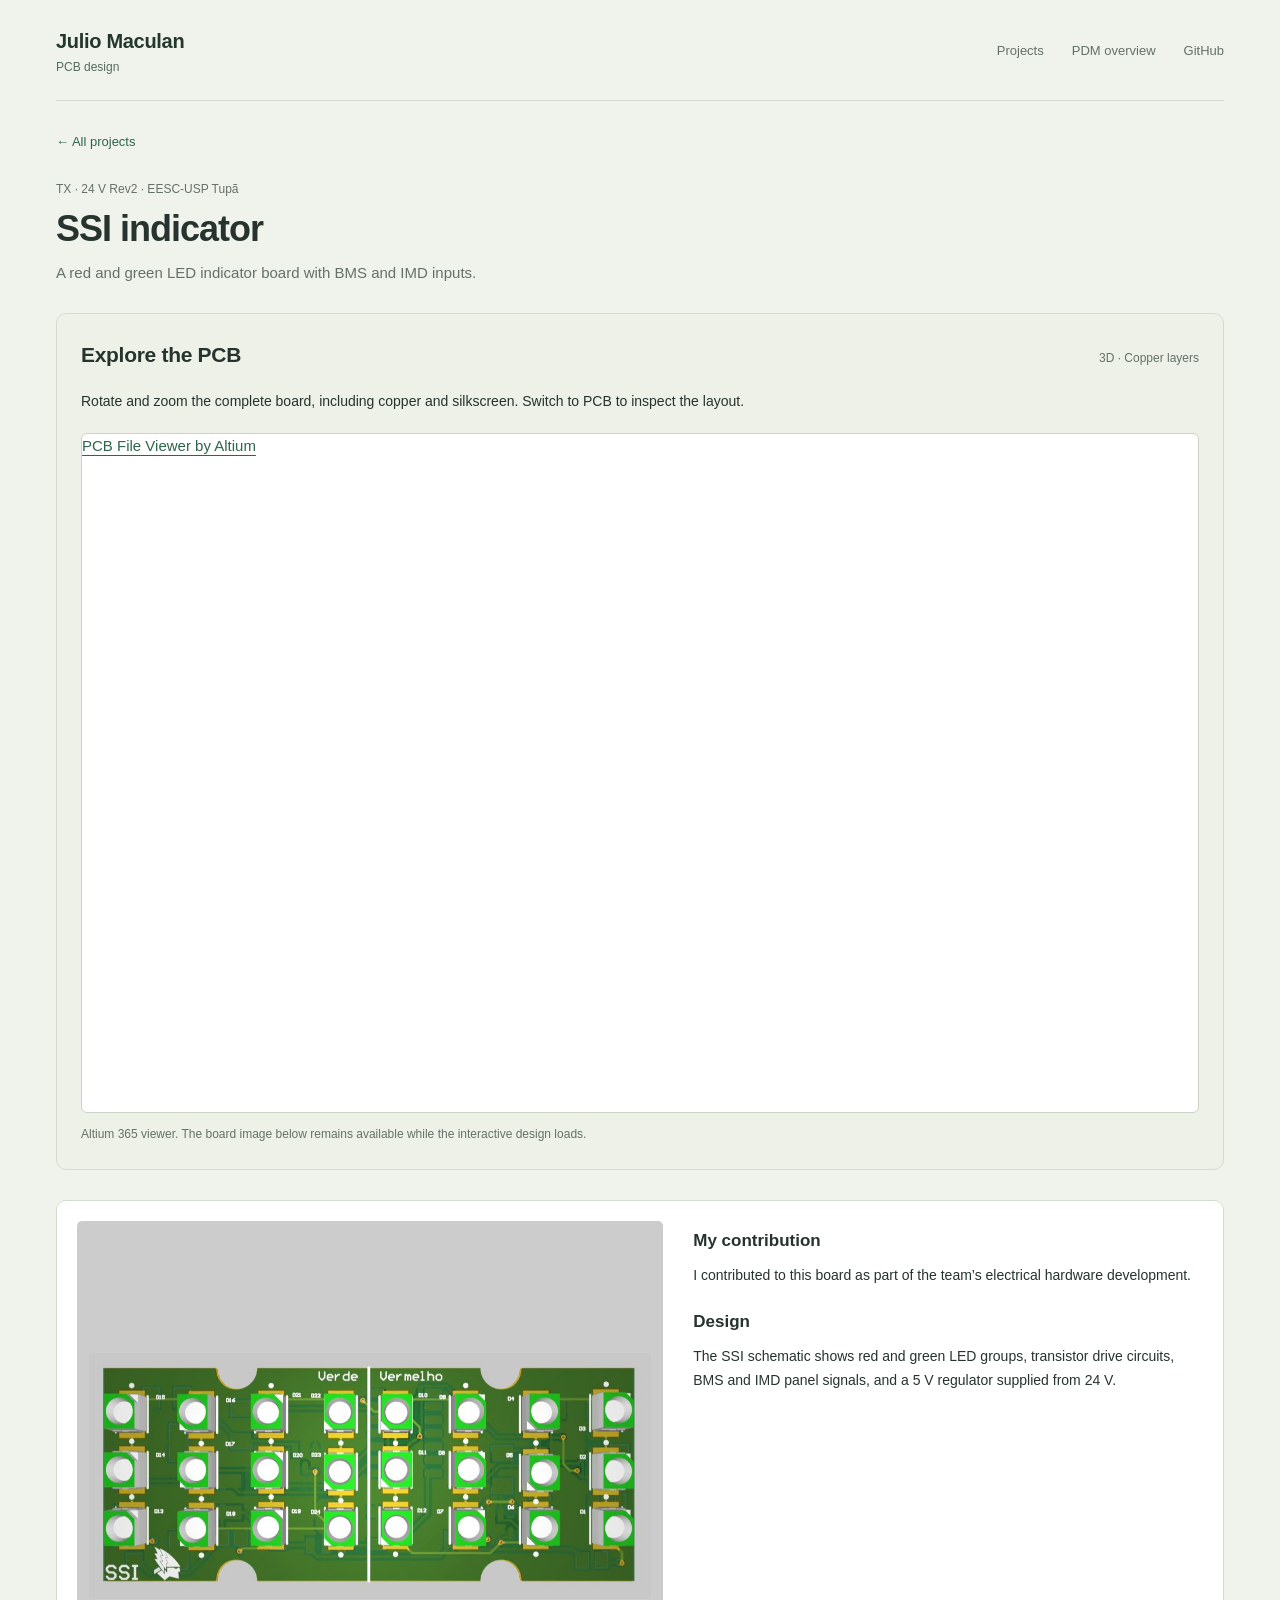
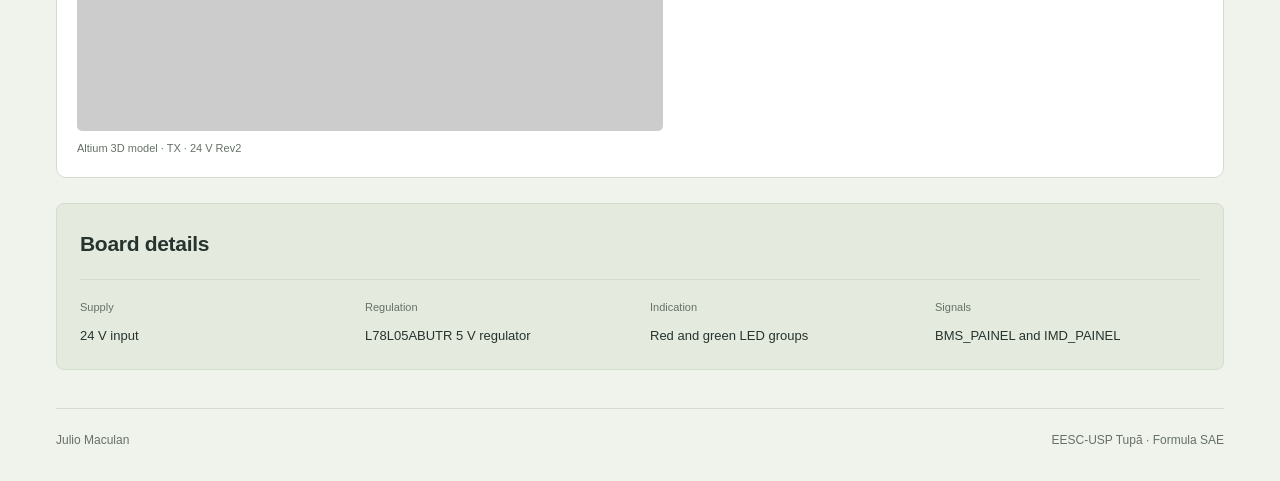
<file: ssi.html>
<!doctype html><html lang="en"><head><meta charset="utf-8"><meta name="viewport" content="width=device-width,initial-scale=1"><meta name="description" content="A red and green LED indicator board with BMS and IMD inputs."><meta property="og:title" content="SSI indicator · Julio Maculan"><meta property="og:description" content="A red and green LED indicator board with BMS and IMD inputs."><meta property="og:type" content="website"><meta property="og:image" content="https://juliomacmac.github.io/assets/pdm/board.jpg"><title>SSI indicator · Julio Maculan</title><link rel="stylesheet" href="style.css"></head><body><a class="skip" href="#main">Skip to content</a><header class="site-header"><a class="identity" href="index.html">Julio Maculan<span>PCB design</span></a><nav aria-label="Main"><a href="index.html">Projects</a><a href="pdm.html#topology">PDM overview</a><a href="https://github.com/juliomacmac">GitHub</a></nav></header><main id="main"><a class="back" href="index.html">← All projects</a><div class="project-title"><p class="muted">TX · 24 V Rev2 · EESC-USP Tupã</p><h1>SSI indicator</h1><p>A red and green LED indicator board with BMS and IMD inputs.</p></div><section class="interactive-study" id="interactive"><div class="section-title"><h2>Explore the PCB</h2><span>3D · Copper layers</span></div><p>Rotate and zoom the complete board, including copper and silkscreen. Switch to PCB to inspect the layout.</p><div class="altium-ecad-viewer" data-project-src="https://juliomacmac.github.io/ssi-viewer.zip" data-active-view="3d" data-enabled-views="pcb,3d" data-src-type="Design" data-hide-project-src data-project-outputs="none" style="height:680px;overflow:hidden;border-radius:6px"><a href="https://www.altium365.com/viewer/">PCB File Viewer by Altium</a></div><p class="small muted">Altium 365 viewer. The board image below remains available while the interactive design loads.</p><script src="https://viewer.altium.com/client/static/js/embed.js"></script></section><div class="project-main"><figure class="board-figure"><a href="assets/ssi/board.jpg" target="_blank" rel="noopener"><img src="assets/ssi/board.jpg" alt="Complete SSI indicator board, Altium 3D model"></a><figcaption>Altium 3D model · TX · 24 V Rev2</figcaption></figure><aside class="project-info"><h2>My contribution</h2><p>I contributed to this board as part of the team’s electrical hardware development.</p><h2>Design</h2><p>The SSI schematic shows red and green LED groups, transistor drive circuits, BMS and IMD panel signals, and a 5 V regulator supplied from 24 V.</p></aside></div><section class="facts-section"><h2>Board details</h2><dl><div><dt>Supply</dt><dd>24 V input</dd></div><div><dt>Regulation</dt><dd>L78L05ABUTR 5 V regulator</dd></div><div><dt>Indication</dt><dd>Red and green LED groups</dd></div><div><dt>Signals</dt><dd>BMS_PAINEL and IMD_PAINEL</dd></div></dl></section></main><footer><span>Julio Maculan</span><span>EESC-USP Tupã · Formula SAE</span></footer></body></html>
</file>
<file: style.css>
:root{font-family:Inter,-apple-system,BlinkMacSystemFont,"Segoe UI",Arial,sans-serif;color:#26332e;background:#fafbf9;font-size:15px;line-height:1.65;--ink:#26332e;--muted:#67716c;--line:#dce1dc;--green:#32654d}*{box-sizing:border-box}html{scroll-behavior:smooth;scroll-padding-top:24px}body{max-width:1192px;margin:0 auto;padding:0 36px}a{color:var(--green);text-decoration-thickness:1px;text-underline-offset:4px}a:hover{color:#143c29}a:focus-visible,summary:focus-visible{outline:2px solid var(--green);outline-offset:5px}.site-header{padding:28px 0 24px;display:flex;align-items:center;justify-content:space-between;gap:24px;border-bottom:1px solid var(--line)}.identity{font-size:18px;font-weight:650;letter-spacing:-.3px;color:var(--ink);text-decoration:none}.identity span{font-size:12px;font-weight:400;color:var(--muted);display:block;letter-spacing:0;line-height:1.5}nav{display:flex;gap:28px;font-size:13px}nav a{text-decoration:none;color:var(--muted)}nav a[aria-current]{color:var(--ink);text-decoration:underline;text-underline-offset:7px}.intro{display:grid;grid-template-columns:1fr 1.12fr;align-items:start;gap:50px;margin:46px 0 38px}.intro h1{margin:0;font-size:38px;font-weight:550;line-height:1.2;letter-spacing:-1.5px}.intro p{margin:0 0 10px;max-width:520px}.intro .muted{font-size:13px}.muted{color:var(--muted)}.gallery{display:grid;grid-template-columns:repeat(2,minmax(0,1fr));column-gap:32px;row-gap:42px}.project-card{min-width:0}.board-link{display:flex;align-items:center;justify-content:center;background:#ccc;aspect-ratio:1.55;overflow:hidden}.board-link img{width:100%;height:100%;object-fit:contain;padding:14px;transition:transform .2s}.board-link:hover img{transform:scale(1.025)}.card-heading{display:flex;align-items:baseline;justify-content:space-between;gap:12px;margin-top:17px}.card-heading h2{font-size:20px;line-height:1.35;font-weight:600;letter-spacing:-.4px;margin:0}.card-heading h2 a{color:var(--ink);text-decoration:none}.card-heading h2 a:hover{text-decoration:underline}.card-heading>span{font-size:11px;white-space:nowrap;color:var(--muted)}.project-card>p{font-size:14px;line-height:1.6;color:var(--muted);margin:8px 0 16px}.card-bottom{border-top:1px solid var(--line);padding-top:12px;display:flex;justify-content:space-between;align-items:baseline;gap:16px;font-size:12px}.card-bottom>span{color:var(--muted)}.card-bottom>a{white-space:nowrap;text-decoration:none}.documents-link{margin:58px 0 44px;padding-top:28px;border-top:1px solid var(--line)}.documents-link h2{font-size:23px;font-weight:550;letter-spacing:-.5px;margin:0}.documents-link p{margin:8px 0 14px;color:var(--muted)}footer{display:flex;justify-content:space-between;gap:20px;color:var(--muted);font-size:12px;border-top:1px solid var(--line);padding:22px 0 30px;margin-top:44px}.back{display:inline-block;margin-top:30px;font-size:13px;text-decoration:none}.project-title{margin:26px 0 28px}.project-title .muted{font-size:12px;margin:0 0 6px}.project-title h1{font-size:34px;font-weight:550;letter-spacing:-1px;line-height:1.25;margin:0 0 10px}.project-title>p:last-child{color:var(--muted);margin:0}.project-main{display:grid;grid-template-columns:1.15fr 1fr;gap:38px;align-items:start}.board-figure{margin:0}.board-figure>a{display:flex;align-items:center;justify-content:center;background:#ccc;aspect-ratio:1.15}.board-figure img{display:block;width:100%;max-height:480px;object-fit:contain;padding:12px}figcaption{font-size:11px;color:var(--muted);padding-top:8px}.project-info h2{font-size:17px;line-height:1.4;font-weight:600;margin:0 0 10px}.project-info p{margin:0 0 23px;line-height:1.75}.text-link{font-size:13px}.small{font-size:12px}.facts-section{margin:38px 0}.facts-section h2,.section-title h2,.source-links h2{font-size:21px;font-weight:550;letter-spacing:-.3px;margin:0}.facts-section dl{display:grid;grid-template-columns:repeat(4,minmax(0,1fr));border-top:1px solid var(--line);margin-top:18px;gap:20px;padding-top:18px}.facts-section dt{font-size:11px;color:var(--muted);margin-bottom:8px}.facts-section dd{margin:0;font-size:13px}.sheet-group{margin:42px 0}.section-title{display:flex;align-items:baseline;justify-content:space-between;gap:20px;margin-bottom:17px}.section-title>span{font-size:12px;color:var(--muted)}.sheet{border-top:1px solid var(--line)}.sheet:last-child{border-bottom:1px solid var(--line)}summary{cursor:pointer;padding:16px 0;font-size:14px}summary span{float:right;font-size:11px;color:var(--muted);padding-right:3px}.sheet[open] summary span{visibility:hidden}.sheet-body{padding:4px 0 20px}.sheet-body>a{display:block;border:1px solid var(--line);background:#fffcf8}.sheet-body img{display:block;width:100%;height:auto;max-height:740px;object-fit:contain}.sheet-body p{display:flex;gap:24px;font-size:12px;margin:12px 0 0}.sheet-nav{display:flex;flex-wrap:wrap;gap:12px 28px;border-bottom:1px solid var(--line);padding-bottom:20px}.sheet-nav a{font-size:13px}.source-links{margin:38px 0}.source-links>p{display:flex;gap:18px;flex-wrap:wrap;font-size:13px}.source-links>p.small{font-size:12px}.skip{position:absolute;top:-100px;padding:10px;background:var(--ink);color:#fff}.skip:focus{top:4px}@media(max-width:850px){body{padding:0 24px}.intro{gap:30px}.project-main{grid-template-columns:1fr;gap:24px}.board-figure>a{aspect-ratio:1.55}.board-figure img{max-height:410px}.facts-section dl{grid-template-columns:1fr 1fr}.card-heading{display:block}.card-heading>span{display:block;margin-top:4px}.card-bottom{display:block}.card-bottom>a{display:block;margin-top:8px}.gallery{gap:32px 24px}}@media(max-width:560px){body{padding:0 20px}.site-header{padding:20px 0;align-items:flex-start;gap:16px}.identity{font-size:17px}nav{gap:14px;font-size:12px;padding-top:4px}.intro{display:block;margin:30px 0}.intro h1{font-size:32px;margin-bottom:18px}.gallery{grid-template-columns:1fr;gap:32px}.card-heading{display:flex}.card-heading h2{font-size:20px}.card-bottom{display:flex}.card-bottom>a{margin-top:0}.board-link{aspect-ratio:1.4}.project-title h1{font-size:29px}.project-title{margin-top:23px}.facts-section dl{gap:20px}.sheet-body p{flex-wrap:wrap;gap:10px 22px}footer{display:block}footer span{display:block}.section-title h2{font-size:20px}}@media(prefers-reduced-motion:reduce){html{scroll-behavior:auto}.board-link img{transition:none}}
/* Featured PDM and the project gallery */
:root{background:#f0f2ec;--ink:#23372d;--muted:#657168;--line:#d4dcd2;--green:#2e654b}body{max-width:1240px}.site-header{padding-top:25px}.identity{font-size:20px}.identity span{color:#566b5d}.home-heading{display:flex;align-items:flex-end;justify-content:space-between;gap:45px;margin:34px 0 24px}.home-heading h1{font-size:30px;font-weight:550;line-height:1.25;letter-spacing:-1px;margin:6px 0 0}.home-heading>p{color:var(--muted);font-size:13px;max-width:330px;margin:0 0 2px}.eyebrow{font-size:10px;line-height:1.5;letter-spacing:1.4px;font-weight:650;margin:0;color:var(--muted)}.featured-project{display:grid;grid-template-columns:1fr 1.12fr;background:#173b2b;border:1px solid #173b2b;border-radius:12px;overflow:hidden;box-shadow:0 12px 32px #1f332410}.featured-copy{padding:42px 36px;color:#f3f6ec;display:flex;flex-direction:column;align-items:flex-start;justify-content:center}.featured-copy .eyebrow{color:#b5cdb8}.featured-copy h2{font-size:39px;font-weight:550;letter-spacing:-1.3px;line-height:1.12;margin:20px 0}.featured-copy>p:not(.eyebrow){font-size:14px;line-height:1.8;color:#cfddcf;max-width:390px;margin:0}.feature-facts{list-style:none;display:flex;flex-wrap:wrap;gap:9px;padding:0;margin:22px 0 27px;font-size:10px}.feature-facts li{padding:5px 8px;border:1px solid #4f705b;border-radius:3px;margin:0}.primary-link{background:#e5edcf;color:#173b2b;padding:11px 16px;border-radius:4px;text-decoration:none;font-size:13px;font-weight:600}.primary-link span{margin-left:22px}.primary-link:hover{background:#fff;color:#173b2b}.secondary-link{font-size:11px;color:#d1dfce;margin-top:16px}.secondary-link:hover{color:#fff}.featured-image{display:flex;align-items:center;justify-content:center;background:#ccc;position:relative;padding:24px 20px 30px;min-width:0}.featured-image img{width:100%;height:100%;max-height:440px;object-fit:contain}.featured-image>span{position:absolute;bottom:10px;right:15px;color:#526157;font-size:10px}.routing-preview{display:grid;grid-template-columns:1fr 1fr;gap:35px;margin:24px 0 46px;padding:20px;background:#e5eae1;border:1px solid #cfd8cb;border-radius:9px;align-items:center}.routing-preview>a{display:block;background:#151816;border-radius:4px;overflow:hidden}.routing-preview img{display:block;width:100%;max-height:235px;object-fit:contain}.routing-preview>div{padding:8px 15px 8px 0}.routing-preview h2{font-size:25px;font-weight:550;letter-spacing:-.6px;line-height:1.25;margin:10px 0 12px}.routing-preview p:not(.eyebrow){font-size:13px;color:#596a5c;max-width:370px;margin:0}.routing-preview>div>a{font-size:12px}.layer-key{display:flex;gap:15px;margin:17px 0;font-size:10px;letter-spacing:.7px}.layer-key span{display:flex;align-items:center;gap:5px}.layer-key span:before{content:"";width:8px;height:8px;display:block;border-radius:50%}.sig1:before{background:#dc3b35}.gnd:before{background:#af8f22}.pwr:before{background:#4fbbd5}.sig2:before{background:#4555c6}.other-projects>.section-title{margin-bottom:21px}.gallery{grid-template-columns:repeat(3,minmax(0,1fr));gap:24px}.project-card{background:#fff;border:1px solid #d8ded5;border-radius:8px;padding:12px;overflow:hidden}.board-link{aspect-ratio:1.4;border-radius:3px}.board-link img{padding:8px}.card-heading{display:block;margin-top:14px}.card-heading h2{font-size:18px}.card-heading>span{display:block;margin-top:3px;font-size:10px}.project-card>p{font-size:12px;min-height:38px;margin:9px 0 12px}.card-bottom{display:block;font-size:10px;padding-top:10px}.card-bottom>a{display:block;margin-top:7px;font-size:11px}.documents-link{display:flex;justify-content:space-between;align-items:center;gap:25px;background:#213c2d;color:#eef5e7;border:0;border-radius:8px;padding:27px 30px;margin:35px 0 0}.documents-link .eyebrow{color:#a7bda5}.documents-link h2{font-size:27px;margin-top:7px}.documents-link p:not(.eyebrow){font-size:12px;color:#c0d0bc;margin-bottom:0}.documents-link>a{color:#e7efcd;font-size:13px;white-space:nowrap}.project-title h1{font-size:36px}.project-main{background:#fff;border:1px solid var(--line);padding:20px;border-radius:10px;gap:30px}.board-figure>a{border-radius:5px;overflow:hidden}.project-info{padding:8px 8px 0 0}.project-info p{font-size:14px}.facts-section{background:#e4eadd;border:1px solid #d3ddcc;border-radius:8px;padding:23px;margin-top:25px}.facts-section dl{margin-bottom:0}.layout-study{margin:42px 0}.layout-intro{max-width:740px;color:var(--muted);font-size:14px;margin:8px 0 22px}.routing-grid{display:grid;grid-template-columns:1fr 1fr;gap:22px}.routing-grid figure{margin:0;background:#fff;padding:10px;border:1px solid var(--line);border-radius:7px}.routing-grid figure>a{display:block;background:#222}.routing-grid img{display:block;width:100%;height:auto}.routing-grid figcaption{display:flex;justify-content:space-between;gap:10px;padding:11px 2px 1px;font-size:11px}.routing-grid figcaption strong{font-weight:600;color:var(--ink)}.stackup{margin-top:24px}.stackup .sheet-body img{max-height:850px;background:#fff}.sheet-group{background:#fafbf7;border:1px solid var(--line);border-radius:8px;padding:24px;margin:28px 0}.sheet-body p{color:var(--muted)}.sheet-nav{padding:18px 22px;background:#e2e9db;border-radius:5px;border:1px solid var(--line)}.source-links{font-size:13px}footer{margin-top:35px}@media(max-width:950px){.gallery{grid-template-columns:1fr 1fr}.featured-copy{padding:30px 25px}.featured-copy h2{font-size:34px}.featured-image{padding:15px}.routing-preview{gap:23px}.project-main{padding:15px}}@media(max-width:650px){.home-heading{display:block;margin:27px 0 22px}.home-heading h1{font-size:27px}.home-heading>p{margin-top:15px;max-width:400px}.featured-project{grid-template-columns:1fr}.featured-image{grid-row:1;max-height:360px;padding:14px}.featured-image img{max-height:320px}.featured-copy{padding:28px 25px}.featured-copy h2{font-size:33px;margin:15px 0}.feature-facts{margin:18px 0 22px}.routing-preview{grid-template-columns:1fr;padding:15px;gap:15px;margin-bottom:32px}.routing-preview>div{padding:0 5px 5px}.routing-preview img{max-height:230px}.routing-preview h2{font-size:23px}.gallery{grid-template-columns:1fr 1fr;gap:15px}.project-card{padding:9px}.board-link{aspect-ratio:1.15}.card-heading h2{font-size:16px}.project-card>p{font-size:11px;min-height:0}.card-bottom>span{font-size:10px}.other-projects>.section-title{display:block}.other-projects>.section-title>span{display:block;margin-top:8px}.documents-link{display:block;padding:24px}.documents-link>a{display:inline-block;margin-top:18px}.routing-grid{grid-template-columns:1fr}.layout-study>.section-title{display:block}.layout-study>.section-title>span{display:block;margin-top:10px}.sheet-group{padding:17px}.facts-section{padding:18px}.project-title h1{font-size:30px}}@media(max-width:380px){.gallery{grid-template-columns:1fr}.site-header{gap:10px}nav{gap:10px}}

.interactive-study{background:#edf1e8;border:1px solid var(--line);border-radius:10px;padding:24px;margin:0 0 30px}.interactive-study>p{font-size:14px;max-width:780px;margin:12px 0 20px}.interactive-study .altium-ecad-viewer{background:#fff;border:1px solid #cbd4c5;width:100%}.interactive-study iframe{width:100%;height:100%;border:0}.interactive-study>.small{margin-bottom:0;font-size:12px}@media(max-width:650px){.interactive-study{padding:14px}.interactive-study .section-title{display:block}.interactive-study .altium-ecad-viewer{height:560px!important}.interactive-study .section-title>span{display:block;margin-top:8px}}
</file>
